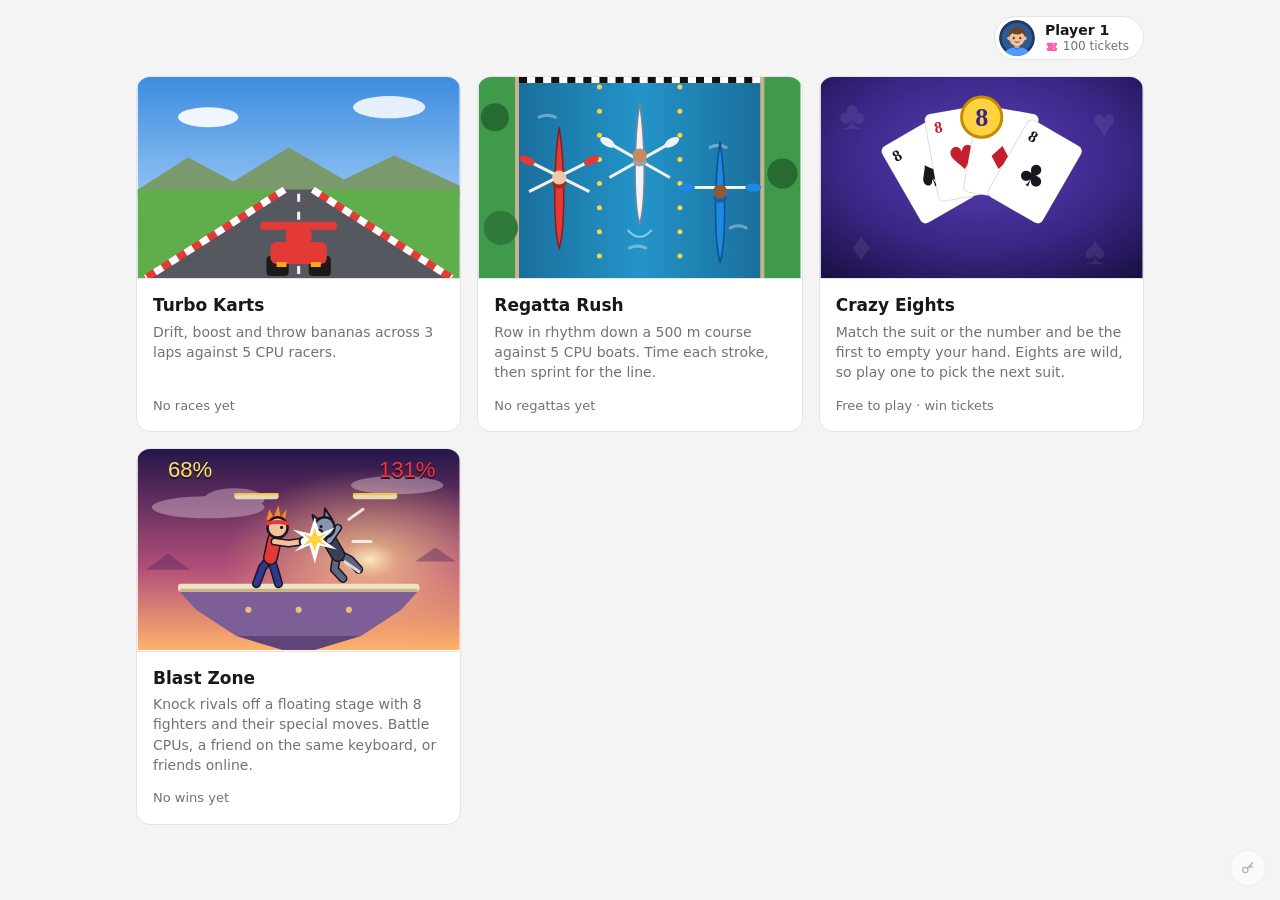
<file: index.html>
<!doctype html>
<html lang="en">
<head>
<meta charset="utf-8">
<meta name="viewport" content="width=device-width, initial-scale=1, viewport-fit=cover, interactive-widget=resizes-content">
<title>Game Arcade</title>
<link rel="stylesheet" href="shared/ui.css">
<style>
  * { box-sizing: border-box; }
  body {
    margin: 0; min-height: 100vh; min-height: 100dvh;
    font: 15px/1.45 var(--ui-font); color: var(--ui-text); background: var(--ui-bg);
  }
  /* ---------- Top: your character ---------- */
  .top {
    max-width: 1040px; margin: 0 auto; display: flex; justify-content: flex-end;
    padding: max(16px, env(safe-area-inset-top)) 16px 0;
  }
  .me-chip {
    display: flex; align-items: center; gap: 10px; height: 44px; padding: 0 14px 0 4px; border-radius: 22px; cursor: pointer;
    font: inherit; color: var(--ui-text); text-align: left;
    background: var(--ui-surface); border: 1px solid var(--ui-line);
  }
  .me-chip:hover { background: var(--ui-sunken); }
  .me-face { width: 36px; height: 36px; flex: none; border-radius: 50%; overflow: hidden; background: var(--ui-sunken); }
  .me-face svg { width: 100%; height: 100%; display: block; }
  .me-text { display: flex; flex-direction: column; min-width: 0; line-height: 1.2; }
  .me-text b { font-size: 14px; font-weight: 600; white-space: nowrap; overflow: hidden; text-overflow: ellipsis; max-width: 160px; }
  .me-text span { display: flex; align-items: center; gap: 4px; font-size: 12px; color: var(--ui-muted); font-variant-numeric: tabular-nums; }
  /* ---------- Games ---------- */
  main { max-width: 1040px; margin: 0 auto; padding: 16px 16px calc(72px + env(safe-area-inset-bottom)); }
  .grid { display: grid; grid-template-columns: repeat(auto-fill, minmax(260px, 1fr)); gap: 16px; }
  .card {
    display: flex; flex-direction: column; overflow: hidden; border-radius: 14px;
    color: inherit; text-decoration: none; background: var(--ui-surface); border: 1px solid var(--ui-line);
    transition: border-color .15s, box-shadow .15s;
  }
  .card:hover { border-color: var(--ui-line-strong); box-shadow: var(--ui-shadow); }
  .card.fresh { animation: card-in .5s ease-out; }
  @keyframes card-in { from { opacity: 0; transform: translateY(12px); } }
  .thumb { aspect-ratio: 16 / 10; overflow: hidden; border-bottom: 1px solid var(--ui-line); }
  .thumb svg { width: 100%; height: 100%; display: block; }
  .card-body { display: flex; flex-direction: column; gap: 4px; flex: 1; padding: 14px 16px 16px; }
  .card h2 { margin: 0; font-size: 17px; font-weight: 600; }
  .card p { flex: 1; margin: 0; font-size: 14px; color: var(--ui-muted); }
  .best { margin-top: 10px; font-size: 13px; color: var(--ui-muted); }
  .best strong { font-weight: 600; color: var(--ui-text); font-variant-numeric: tabular-nums; }
  /* ---------- Code button, tucked in the corner ---------- */
  .code-btn {
    position: fixed; z-index: 5; right: max(14px, env(safe-area-inset-right)); bottom: max(14px, env(safe-area-inset-bottom));
    width: 36px; height: 36px; padding: 0; border-radius: 50%; display: grid; place-items: center; cursor: pointer;
    color: var(--ui-muted); background: var(--ui-surface); border: 1px solid var(--ui-line);
    opacity: .5; transition: opacity .15s;
  }
  .code-btn:hover, .code-btn:focus-visible { opacity: 1; }
  .code-btn svg { width: 16px; height: 16px; }
  /* ---------- Code popup ---------- */
  .code-pop {
    width: min(420px, calc(100% - 32px)); margin: auto; padding: 20px; border-radius: 16px;
    color: var(--ui-text); background: var(--ui-surface); border: 1px solid var(--ui-line); box-shadow: var(--ui-shadow);
  }
  .code-pop::backdrop { background: rgba(24, 24, 27, .3); }
  .code-head { display: flex; align-items: center; justify-content: space-between; gap: 12px; margin-bottom: 14px; }
  .code-head h2 { margin: 0; font-size: 17px; font-weight: 600; }
  .code-close {
    width: 32px; height: 32px; flex: none; padding: 0; border-radius: 8px; cursor: pointer;
    font-size: 18px; line-height: 1; color: var(--ui-muted); background: none; border: 1px solid transparent;
  }
  .code-close:hover { color: var(--ui-text); background: var(--ui-sunken); }
  .code-box { display: flex; gap: 8px; }
  .code-box input {
    flex: 1; min-width: 0; height: 40px; padding: 0 12px; border-radius: 10px; outline: none;
    font: 500 16px var(--ui-font); letter-spacing: .06em; text-transform: uppercase; color: var(--ui-text);
    background: var(--ui-surface); border: 1px solid var(--ui-line);
  }
  .code-box input::placeholder { letter-spacing: 0; text-transform: none; color: var(--ui-muted); }
  .code-box input:focus { border-color: var(--ui-accent); }
  .code-box.wrong input { border-color: var(--ui-bad); animation: shake .35s; }
  .code-box.right input { border-color: var(--ui-good); }
  @keyframes shake { 25%, 75% { transform: translateX(-4px); } 50% { transform: translateX(4px); } }
  .code-msg { min-height: 20px; margin: 10px 0 0; font-size: 14px; }
  .code-msg.ok { color: var(--ui-good); }
  .code-msg.bad { color: var(--ui-bad); }
  @media (prefers-reduced-motion: reduce) {
    .card.fresh, .code-box.wrong input { animation: none; }
  }
</style>
</head>
<body>
<header class="top">
  <button class="me-chip" id="me-chip" type="button" aria-label="Your character, tickets, quests and prizes">
    <span class="me-face" id="me-face"></span>
    <span class="me-text"><b id="me-name"></b><span id="me-tix"></span></span>
  </button>
</header>
<main>
  <div class="grid" id="games"></div>
</main>
<button class="code-btn" id="code-btn" type="button" aria-label="Enter a code" title="Got a code?">
  <svg viewBox="0 0 24 24" fill="none" stroke="currentColor" stroke-width="2" stroke-linecap="round" stroke-linejoin="round" aria-hidden="true"><circle cx="8" cy="15" r="4"/><path d="M10.8 12.2 19 4M15.5 7.5l3 3M13.5 9.5l2 2"/></svg>
</button>
<dialog class="code-pop" id="code-pop" aria-labelledby="code-title">
<form id="code-form" autocomplete="off">
  <div class="code-head"><h2 id="code-title">Got a code?</h2><button class="code-close" id="code-close" type="button" aria-label="Close">×</button></div>
  <div class="code-box" id="code-box">
    <input id="code" type="text" placeholder="Enter a code" aria-label="Game code" maxlength="40"
      autocapitalize="characters" autocorrect="off" spellcheck="false" enterkeyhint="go">
    <button class="ui-btn primary" id="unlock" type="submit">Unlock</button>
  </div>
  <p class="code-msg" id="code-msg" role="status" aria-live="polite"></p>
</form>
</dialog>
<script src="shared/arcade.js"></script>
<script>
  // Open games are listed as they are. A locked game's card (name, picture, link) is encrypted
  // with its code, and the codes themselves are never stored here. tools/lock-games.mjs writes
  // this block.
  /* LOCKED:start */
  const OPEN = [
    {"title":"Turbo Karts","tag":"Racing","description":"Drift, boost and throw bananas across 3 laps against 5 CPU racers.","href":"games/45349d15d6/index.html","stats":[{"label":"Best (hard)","key":"turboKarts.best.hard","format":"time"},{"label":"Best (normal)","key":"turboKarts.best.normal","format":"time"},{"label":"Best (easy)","key":"turboKarts.best.easy","format":"time"}],"empty":"No races yet","art":"\u003csvg xmlns=\"http://www.w3.org/2000/svg\" viewBox=\"0 0 320 200\" aria-hidden=\"true\">\n  \u003cdefs>\n    \u003clinearGradient id=\"sky\" x1=\"0\" y1=\"0\" x2=\"0\" y2=\"1\">\n      \u003cstop offset=\"0\" stop-color=\"#3d8ce0\"/>\n      \u003cstop offset=\"1\" stop-color=\"#cde8ff\"/>\n    \u003c/linearGradient>\n  \u003c/defs>\n  \u003crect width=\"320\" height=\"200\" fill=\"url(#sky)\"/>\n  \u003cellipse cx=\"70\" cy=\"40\" rx=\"30\" ry=\"10\" fill=\"#fff\" opacity=\".9\"/>\n  \u003cellipse cx=\"250\" cy=\"30\" rx=\"36\" ry=\"11\" fill=\"#fff\" opacity=\".85\"/>\n  \u003cpath d=\"M0 112 L50 80 L95 104 L150 70 L205 102 L255 78 L320 108 L320 120 L0 120Z\" fill=\"#7a9a6e\"/>\n  \u003crect y=\"112\" width=\"320\" height=\"88\" fill=\"#5fae4b\"/>\n  \u003cpath d=\"M146 112 L174 112 L312 200 L8 200Z\" fill=\"#55585f\"/>\n  \u003cpath d=\"M146 112 L8 200\" stroke=\"#e53935\" stroke-width=\"7\"/>\n  \u003cpath d=\"M146 112 L8 200\" stroke=\"#fff\" stroke-width=\"7\" stroke-dasharray=\"9 9\"/>\n  \u003cpath d=\"M174 112 L312 200\" stroke=\"#e53935\" stroke-width=\"7\"/>\n  \u003cpath d=\"M174 112 L312 200\" stroke=\"#fff\" stroke-width=\"7\" stroke-dasharray=\"9 9\"/>\n  \u003cpath d=\"M160 116 L160 200\" stroke=\"#f5f5f5\" stroke-width=\"3\" stroke-dasharray=\"8 10\"/>\n  \u003cg transform=\"translate(120 128)\">\n    \u003crect x=\"8\" y=\"50\" width=\"22\" height=\"20\" rx=\"4\" fill=\"#1a1a1a\"/>\n    \u003crect x=\"50\" y=\"50\" width=\"22\" height=\"20\" rx=\"4\" fill=\"#1a1a1a\"/>\n    \u003crect x=\"2\" y=\"16\" width=\"76\" height=\"8\" rx=\"2\" fill=\"#e53935\"/>\n    \u003crect x=\"36\" y=\"22\" width=\"8\" height=\"14\" fill=\"#2a2a33\"/>\n    \u003crect x=\"12\" y=\"36\" width=\"56\" height=\"22\" rx=\"6\" fill=\"#e53935\"/>\n    \u003ccircle cx=\"40\" cy=\"30\" r=\"13\" fill=\"#e53935\"/>\n    \u003crect x=\"18\" y=\"56\" width=\"10\" height=\"5\" fill=\"#ffa31a\"/>\n    \u003crect x=\"52\" y=\"56\" width=\"10\" height=\"5\" fill=\"#ffa31a\"/>\n  \u003c/g>\n\u003c/svg>\n"},
    {"title":"Regatta Rush","tag":"Rowing","description":"Row in rhythm down a 500 m course against 5 CPU boats. Time each stroke, then sprint for the line.","href":"games/b9ca5fa16d/index.html","stats":[{"label":"Best (hard)","key":"rowing.best.hard","format":"time"},{"label":"Best (normal)","key":"rowing.best.normal","format":"time"},{"label":"Best (easy)","key":"rowing.best.easy","format":"time"}],"empty":"No regattas yet","art":"\u003csvg xmlns=\"http://www.w3.org/2000/svg\" viewBox=\"0 0 320 200\" aria-hidden=\"true\">\n  \u003cdefs>\n    \u003clinearGradient id=\"rowWater\" x1=\"0\" y1=\"0\" x2=\"1\" y2=\"0\">\n      \u003cstop offset=\"0\" stop-color=\"#1a6f9c\"/>\n      \u003cstop offset=\".5\" stop-color=\"#2394c9\"/>\n      \u003cstop offset=\"1\" stop-color=\"#1a6f9c\"/>\n    \u003c/linearGradient>\n  \u003c/defs>\n  \u003crect width=\"320\" height=\"200\" fill=\"#3f9a4c\"/>\n  \u003crect x=\"40\" width=\"240\" height=\"200\" fill=\"url(#rowWater)\"/>\n  \u003crect x=\"36\" width=\"4\" height=\"200\" fill=\"#c9b48a\"/>\n  \u003crect x=\"280\" width=\"4\" height=\"200\" fill=\"#c9b48a\"/>\n  \u003ccircle cx=\"16\" cy=\"40\" r=\"14\" fill=\"#276b33\"/>\n  \u003ccircle cx=\"22\" cy=\"150\" r=\"17\" fill=\"#2f7a3a\"/>\n  \u003ccircle cx=\"302\" cy=\"96\" r=\"15\" fill=\"#276b33\"/>\n  \u003cg fill=\"#ffd23f\">\n    \u003ccircle cx=\"120\" cy=\"10\" r=\"2.5\"/>\u003ccircle cx=\"120\" cy=\"34\" r=\"2.5\"/>\u003ccircle cx=\"120\" cy=\"58\" r=\"2.5\"/>\u003ccircle cx=\"120\" cy=\"82\" r=\"2.5\"/>\n    \u003ccircle cx=\"120\" cy=\"106\" r=\"2.5\"/>\u003ccircle cx=\"120\" cy=\"130\" r=\"2.5\"/>\u003ccircle cx=\"120\" cy=\"154\" r=\"2.5\"/>\u003ccircle cx=\"120\" cy=\"178\" r=\"2.5\"/>\n    \u003ccircle cx=\"200\" cy=\"10\" r=\"2.5\"/>\u003ccircle cx=\"200\" cy=\"34\" r=\"2.5\"/>\u003ccircle cx=\"200\" cy=\"58\" r=\"2.5\"/>\u003ccircle cx=\"200\" cy=\"82\" r=\"2.5\"/>\n    \u003ccircle cx=\"200\" cy=\"106\" r=\"2.5\"/>\u003ccircle cx=\"200\" cy=\"130\" r=\"2.5\"/>\u003ccircle cx=\"200\" cy=\"154\" r=\"2.5\"/>\u003ccircle cx=\"200\" cy=\"178\" r=\"2.5\"/>\n  \u003c/g>\n  \u003cg fill=\"none\" stroke=\"#fff\" stroke-opacity=\".35\" stroke-width=\"3\" stroke-linecap=\"round\">\n    \u003cpath d=\"M60 40 q8 -4 16 0\"/>\u003cpath d=\"M230 70 q8 -4 16 0\"/>\u003cpath d=\"M150 170 q8 -4 16 0\"/>\u003cpath d=\"M250 150 q8 -4 16 0\"/>\n  \u003c/g>\n  \u003cg transform=\"translate(80 120)\">\n    \u003cpath d=\"M-30 -36 L30 -6 M30 -36 L-30 -6\" stroke=\"#f4f1ea\" stroke-width=\"3\"/>\n    \u003cellipse cx=\"-32\" cy=\"-37\" rx=\"8\" ry=\"4\" fill=\"#e53935\" transform=\"rotate(26 -32 -37)\"/>\n    \u003cellipse cx=\"32\" cy=\"-37\" rx=\"8\" ry=\"4\" fill=\"#e53935\" transform=\"rotate(-26 32 -37)\"/>\n    \u003cpath d=\"M0 -70 C6 -30 6 30 0 50 C-6 30 -6 -30 0 -70Z\" fill=\"#e53935\" stroke=\"#8a1c1a\" stroke-width=\"1.5\"/>\n    \u003cellipse cx=\"0\" cy=\"-14\" rx=\"7\" ry=\"5\" fill=\"#a32a27\"/>\n    \u003ccircle cx=\"0\" cy=\"-20\" r=\"7\" fill=\"#f2c7a5\"/>\n  \u003c/g>\n  \u003cg transform=\"translate(160 96)\">\n    \u003cpath d=\"M-30 -30 L30 4 M30 -30 L-30 4\" stroke=\"#f4f1ea\" stroke-width=\"3\"/>\n    \u003cellipse cx=\"-32\" cy=\"-31\" rx=\"8\" ry=\"4\" fill=\"#f2f3f7\" transform=\"rotate(30 -32 -31)\"/>\n    \u003cellipse cx=\"32\" cy=\"-31\" rx=\"8\" ry=\"4\" fill=\"#f2f3f7\" transform=\"rotate(-30 32 -31)\"/>\n    \u003cpath d=\"M0 -70 C6 -30 6 30 0 50 C-6 30 -6 -30 0 -70Z\" fill=\"#f2f3f7\" stroke=\"#7d8394\" stroke-width=\"1.5\"/>\n    \u003cellipse cx=\"0\" cy=\"-12\" rx=\"7\" ry=\"5\" fill=\"#9aa2b5\"/>\n    \u003ccircle cx=\"0\" cy=\"-18\" r=\"7\" fill=\"#c68a5c\"/>\n    \u003cpath d=\"M-12 56 Q0 70 12 56\" fill=\"none\" stroke=\"#fff\" stroke-opacity=\".5\" stroke-width=\"2\"/>\n  \u003c/g>\n  \u003cg transform=\"translate(240 134)\">\n    \u003cpath d=\"M-30 -24 L30 -24\" stroke=\"#f4f1ea\" stroke-width=\"3\"/>\n    \u003cellipse cx=\"-33\" cy=\"-24\" rx=\"8\" ry=\"4\" fill=\"#1e88e5\"/>\n    \u003cellipse cx=\"33\" cy=\"-24\" rx=\"8\" ry=\"4\" fill=\"#1e88e5\"/>\n    \u003cpath d=\"M0 -70 C6 -30 6 30 0 50 C-6 30 -6 -30 0 -70Z\" fill=\"#1e88e5\" stroke=\"#0d4f8f\" stroke-width=\"1.5\"/>\n    \u003cellipse cx=\"0\" cy=\"-14\" rx=\"7\" ry=\"5\" fill=\"#155fa8\"/>\n    \u003ccircle cx=\"0\" cy=\"-20\" r=\"7\" fill=\"#8d5a3b\"/>\n  \u003c/g>\n  \u003cg>\n    \u003crect x=\"40\" y=\"0\" width=\"240\" height=\"6\" fill=\"#fff\"/>\n    \u003cpath d=\"M40 0h8v6h-8zM56 0h8v6h-8zM72 0h8v6h-8zM88 0h8v6h-8zM104 0h8v6h-8zM120 0h8v6h-8zM136 0h8v6h-8zM152 0h8v6h-8zM168 0h8v6h-8zM184 0h8v6h-8zM200 0h8v6h-8zM216 0h8v6h-8zM232 0h8v6h-8zM248 0h8v6h-8zM264 0h8v6h-8z\" fill=\"#111\"/>\n  \u003c/g>\n\u003c/svg>\n"},
    {"title":"Crazy Eights","tag":"Cards","description":"Match the suit or the number and be the first to empty your hand. Eights are wild, so play one to pick the next suit.","href":"games/3b58e69a3a/index.html#eights","stats":[],"empty":"Free to play · win tickets","art":"\u003csvg xmlns=\"http://www.w3.org/2000/svg\" viewBox=\"0 0 320 200\" aria-hidden=\"true\">\n  \u003cdefs>\n    \u003cradialGradient id=\"eightsFelt\" cx=\"50%\" cy=\"40%\" r=\"75%\">\n      \u003cstop offset=\"0\" stop-color=\"#5a3fb8\"/>\n      \u003cstop offset=\".6\" stop-color=\"#3a2685\"/>\n      \u003cstop offset=\"1\" stop-color=\"#1c1147\"/>\n    \u003c/radialGradient>\n  \u003c/defs>\n  \u003crect width=\"320\" height=\"200\" fill=\"url(#eightsFelt)\"/>\n  \u003cg fill=\"#fff\" fill-opacity=\".08\" font-family=\"Georgia\" font-size=\"40\">\n    \u003ctext x=\"18\" y=\"52\">♣\u003c/text>\u003ctext x=\"270\" y=\"60\">♥\u003c/text>\u003ctext x=\"30\" y=\"182\">♦\u003c/text>\u003ctext x=\"262\" y=\"186\">♠\u003c/text>\n  \u003c/g>\n  \u003cg transform=\"translate(160 186)\">\n    \u003cg transform=\"rotate(-30) translate(-31 -150)\">\n      \u003crect width=\"62\" height=\"88\" rx=\"6\" fill=\"#fff\" stroke=\"#00000022\"/>\n      \u003ctext x=\"8\" y=\"20\" font-family=\"Georgia\" font-weight=\"700\" font-size=\"16\" fill=\"#16181d\">8\u003c/text>\n      \u003ctext x=\"31\" y=\"60\" font-size=\"32\" text-anchor=\"middle\" fill=\"#16181d\">♠\u003c/text>\n    \u003c/g>\n    \u003cg transform=\"rotate(-10) translate(-31 -156)\">\n      \u003crect width=\"62\" height=\"88\" rx=\"6\" fill=\"#fff\" stroke=\"#00000022\"/>\n      \u003ctext x=\"8\" y=\"20\" font-family=\"Georgia\" font-weight=\"700\" font-size=\"16\" fill=\"#c61f2c\">8\u003c/text>\n      \u003ctext x=\"31\" y=\"60\" font-size=\"32\" text-anchor=\"middle\" fill=\"#c61f2c\">♥\u003c/text>\n    \u003c/g>\n    \u003cg transform=\"rotate(10) translate(-31 -156)\">\n      \u003crect width=\"62\" height=\"88\" rx=\"6\" fill=\"#fff\" stroke=\"#00000022\"/>\n      \u003ctext x=\"8\" y=\"20\" font-family=\"Georgia\" font-weight=\"700\" font-size=\"16\" fill=\"#c61f2c\">8\u003c/text>\n      \u003ctext x=\"31\" y=\"60\" font-size=\"32\" text-anchor=\"middle\" fill=\"#c61f2c\">♦\u003c/text>\n    \u003c/g>\n    \u003cg transform=\"rotate(30) translate(-31 -150)\">\n      \u003crect width=\"62\" height=\"88\" rx=\"6\" fill=\"#fff\" stroke=\"#00000022\"/>\n      \u003ctext x=\"8\" y=\"20\" font-family=\"Georgia\" font-weight=\"700\" font-size=\"16\" fill=\"#16181d\">8\u003c/text>\n      \u003ctext x=\"31\" y=\"60\" font-size=\"32\" text-anchor=\"middle\" fill=\"#16181d\">♣\u003c/text>\n    \u003c/g>\n  \u003c/g>\n  \u003cg transform=\"translate(160 40)\">\n    \u003ccircle r=\"20\" fill=\"#ffd23f\" stroke=\"#c98a00\" stroke-width=\"3\"/>\n    \u003ctext y=\"9\" font-family=\"Georgia\" font-weight=\"900\" font-size=\"26\" text-anchor=\"middle\" fill=\"#3a2685\">8\u003c/text>\n  \u003c/g>\n\u003c/svg>\n"},
    {"title":"Blast Zone","tag":"Fighting","description":"Knock rivals off a floating stage with 8 fighters and their special moves. Battle CPUs, a friend on the same keyboard, or friends online.","href":"games/f940977098/index.html","stats":[{"label":"Wins","key":"brawl.wins","format":"count"}],"empty":"No wins yet","art":"\u003csvg xmlns=\"http://www.w3.org/2000/svg\" viewBox=\"0 0 320 200\" aria-hidden=\"true\">\n  \u003cdefs>\n    \u003clinearGradient id=\"bzSky\" x1=\"0\" y1=\"0\" x2=\"0\" y2=\"1\">\n      \u003cstop offset=\"0\" stop-color=\"#24164a\"/>\n      \u003cstop offset=\".6\" stop-color=\"#b4507a\"/>\n      \u003cstop offset=\"1\" stop-color=\"#ffb36b\"/>\n    \u003c/linearGradient>\n    \u003cradialGradient id=\"bzSun\" cx=\".72\" cy=\".55\" r=\".45\">\n      \u003cstop offset=\"0\" stop-color=\"#fff0c8\" stop-opacity=\".95\"/>\n      \u003cstop offset=\".2\" stop-color=\"#ffd68c\" stop-opacity=\".6\"/>\n      \u003cstop offset=\"1\" stop-color=\"#ffb478\" stop-opacity=\"0\"/>\n    \u003c/radialGradient>\n  \u003c/defs>\n  \u003crect width=\"320\" height=\"200\" fill=\"url(#bzSky)\"/>\n  \u003crect width=\"320\" height=\"200\" fill=\"url(#bzSun)\"/>\n  \u003cg fill=\"#ffe6f0\" opacity=\".35\">\n    \u003cellipse cx=\"70\" cy=\"58\" rx=\"56\" ry=\"11\"/>\u003cellipse cx=\"96\" cy=\"50\" rx=\"30\" ry=\"11\"/>\n    \u003cellipse cx=\"258\" cy=\"36\" rx=\"46\" ry=\"9\"/>\n  \u003c/g>\n  \u003cpath d=\"M8 120 L30 104 L52 120 Z M276 112 L296 98 L316 112 Z\" fill=\"#5a2860\" opacity=\".45\"/>\n  \u003crect x=\"96\" y=\"44\" width=\"44\" height=\"6\" rx=\"3\" fill=\"#e8d9b5\"/>\n  \u003crect x=\"96\" y=\"44\" width=\"44\" height=\"2\" fill=\"#f5c84c\"/>\n  \u003crect x=\"214\" y=\"44\" width=\"44\" height=\"6\" rx=\"3\" fill=\"#e8d9b5\"/>\n  \u003crect x=\"214\" y=\"44\" width=\"44\" height=\"2\" fill=\"#f5c84c\"/>\n  \u003cpath d=\"M40 140 L280 140 L262 160 L222 186 L98 186 L58 160 Z\" fill=\"#7d5e96\"/>\n  \u003cpath d=\"M98 186 L222 186 L176 200 L144 200 Z\" fill=\"#5f4478\"/>\n  \u003cg fill=\"#ffd27a\" opacity=\".85\">\u003ccircle cx=\"110\" cy=\"160\" r=\"3\"/>\u003ccircle cx=\"160\" cy=\"160\" r=\"3\"/>\u003ccircle cx=\"210\" cy=\"160\" r=\"3\"/>\u003c/g>\n  \u003crect x=\"40\" y=\"134\" width=\"240\" height=\"8\" rx=\"3\" fill=\"#efe3c8\"/>\n  \u003crect x=\"42\" y=\"139\" width=\"236\" height=\"3\" fill=\"#c9b48a\"/>\n  \u003c!-- A red fighter landing a punch -->\n  \u003cg stroke=\"#1b1626\" stroke-linecap=\"round\" stroke-linejoin=\"round\">\n    \u003cpath d=\"M118 134 L124 118 L132 108\" fill=\"none\" stroke-width=\"9\"/>\n    \u003cpath d=\"M118 134 L124 118 L132 108\" fill=\"none\" stroke=\"#2d3a8c\" stroke-width=\"6\"/>\n    \u003cpath d=\"M140 134 L136 120 L132 108\" fill=\"none\" stroke-width=\"9\"/>\n    \u003cpath d=\"M140 134 L136 120 L132 108\" fill=\"none\" stroke=\"#2d3a8c\" stroke-width=\"6\"/>\n    \u003cpath d=\"M132 108 L136 90\" fill=\"none\" stroke-width=\"15\"/>\n    \u003cpath d=\"M132 108 L136 90\" fill=\"none\" stroke=\"#e53935\" stroke-width=\"12\"/>\n    \u003cpath d=\"M136 92 L150 94 L164 92\" fill=\"none\" stroke-width=\"8\"/>\n    \u003cpath d=\"M136 92 L150 94 L164 92\" fill=\"none\" stroke=\"#f4c29a\" stroke-width=\"5\"/>\n    \u003ccircle cx=\"166\" cy=\"92\" r=\"5\" fill=\"#fff\" stroke-width=\"2\"/>\n    \u003cpath d=\"M128 70 L131 60 L135 68 L140 56 L142 68 L148 60 L146 74 Z\" fill=\"#ff8a1f\" stroke-width=\"0\"/>\n    \u003ccircle cx=\"139\" cy=\"78\" r=\"10\" fill=\"#f4c29a\" stroke-width=\"2.5\"/>\n    \u003cpath d=\"M129 74 C134 72 144 72 149 74\" fill=\"none\" stroke=\"#e53935\" stroke-width=\"4\"/>\n    \u003ccircle cx=\"143\" cy=\"78\" r=\"1.6\" fill=\"#1b1626\" stroke-width=\"0\"/>\n  \u003c/g>\n  \u003c!-- A wolf flying back from the hit -->\n  \u003cg transform=\"rotate(-24 200 100)\" stroke=\"#1b1626\" stroke-linecap=\"round\" stroke-linejoin=\"round\">\n    \u003cpath d=\"M192 128 L188 116 L196 104\" fill=\"none\" stroke-width=\"9\"/>\n    \u003cpath d=\"M192 128 L188 116 L196 104\" fill=\"none\" stroke=\"#5c6680\" stroke-width=\"6\"/>\n    \u003cpath d=\"M210 126 L206 114 L198 104\" fill=\"none\" stroke-width=\"9\"/>\n    \u003cpath d=\"M210 126 L206 114 L198 104\" fill=\"none\" stroke=\"#5c6680\" stroke-width=\"6\"/>\n    \u003cpath d=\"M197 104 L195 86\" fill=\"none\" stroke-width=\"15\"/>\n    \u003cpath d=\"M197 104 L195 86\" fill=\"none\" stroke=\"#3a3f55\" stroke-width=\"12\"/>\n    \u003cpath d=\"M195 88 L208 80\" fill=\"none\" stroke-width=\"8\"/>\n    \u003cpath d=\"M195 88 L208 80\" fill=\"none\" stroke=\"#8a95ad\" stroke-width=\"5\"/>\n    \u003cpath d=\"M188 70 L190 58 L196 68 Z M198 68 L204 57 L206 70 Z\" fill=\"#8a95ad\" stroke-width=\"2\"/>\n    \u003ccircle cx=\"196\" cy=\"74\" r=\"10\" fill=\"#8a95ad\" stroke-width=\"2.5\"/>\n    \u003cellipse cx=\"186\" cy=\"77\" rx=\"6\" ry=\"4\" fill=\"#d9deea\" stroke-width=\"2\"/>\n    \u003ccircle cx=\"193\" cy=\"72\" r=\"1.6\" fill=\"#1b1626\" stroke-width=\"0\"/>\n  \u003c/g>\n  \u003c!-- The hit spark -->\n  \u003cg transform=\"translate(176 90)\">\n    \u003cpath d=\"M0 -22 L5 -6 L20 -12 L8 0 L22 10 L5 6 L0 24 L-5 6 L-20 12 L-8 0 L-22 -10 L-5 -6 Z\" fill=\"#fff\"/>\n    \u003cpath d=\"M0 -12 L3 -3 L12 -6 L5 0 L12 6 L3 3 L0 12 L-3 3 L-12 6 L-5 0 L-12 -6 L-3 -3 Z\" fill=\"#ffd23f\"/>\n  \u003c/g>\n  \u003cg stroke=\"#fff\" stroke-width=\"3\" stroke-linecap=\"round\" opacity=\".8\">\n    \u003cpath d=\"M210 70 L224 60\"/>\u003cpath d=\"M214 92 L232 92\"/>\u003cpath d=\"M206 112 L220 122\"/>\n  \u003c/g>\n  \u003cg font-family=\"Bungee, Impact, sans-serif\" font-size=\"22\" text-anchor=\"middle\">\n    \u003ctext x=\"52\" y=\"30\" fill=\"#1b1626\">68%\u003c/text>\n    \u003ctext x=\"52\" y=\"28\" fill=\"#ffe066\">68%\u003c/text>\n    \u003ctext x=\"268\" y=\"30\" fill=\"#1b1626\">131%\u003c/text>\n    \u003ctext x=\"268\" y=\"28\" fill=\"#ff2a3d\">131%\u003c/text>\n  \u003c/g>\n\u003c/svg>\n"},
  ];
  const SALT = '1avz5ekuVELk1xIHul7MWg==';
  const ITERATIONS = 250000;
  const LOCKED = [
    { iv: 'tPoq9GAhaa06QWKj', data: 'wQe7YrpGdgYlWxwcrUcvlrBSi8Jk7eWVo9NsdRcseuCUe5CAuyJ3B3gcVknpNcSvlXpkfeOH2gOMwFr2xJnguxoU77eO7E7UYypgc3FORL0mzeBtZWa2V3XmWgf7Eb71e7eix4nMgo5LyCFWJqnf1FcPjx+cXdj9R1j6lk8/i/h90LGXA44ESH9M4+fJhpZK0jLOmTxl/jGD61O+GAoCO1gBiKwDqEPxvQ26vSoxFiTI/fGA4dStdQ/Kj63ah9SpYZeoYhYIph56XCaXGdmIU9v3kD8Cfu+Ulx3vFEWK3Gv9m0mH5XxpBSWjYU5WwAXpkTTqUOPWt1rGLZTwwT9kKBDOeh2Q6RB1SvO88LYI8sJOrSvv5+HgHSqIY5pgGU84ckyougKpZ2qvMtL8vQSwgH9/ieFIqtyKg3oMK5aJoJRmKtMNTIyXSSGJDhgjh586/k7um1WwGQ2+pl10eBmTOchPvhneuG9tWArgiiHoZcXJVCadPQUmr74p+2yyoBuhLZMinKBh1yAbdgDmFTCN/09Ty5rV7jgcgjKiRc6+7yDicZRNnY/[base64]/nf/SdSWJv8AWq07uf3V5zxL0aUOcY/AgY0lIKVpnLS1+LI9Q/j0vYAF+EmaANoyukbYtz2g0ID2gNpn6125FRKlj4dk1wgsfapNejTyfsvX+FqsqZLPpQ8Ol3xlUlVzWriC09f6RUcRIzkMZ3Fo5HmLKm4nlHOtSidrpD8bwlgTh0la71XolHDlpymgZhgEEzGRMj7o9JOQ27NUZSfQHz4/EZ8/wHLccTZyjkkz5qKKurNUEtybr6MdaW8GiN2LXsS+bplSAzm8sPguvUSlYGsaCpXTRRmOFfoqx6IGoI3maJOd4gvvzMt3/DhEmNTiRlYFfOvW+aULSwGoXE6nkM0SAhlwj5gnljSz4CahKcYvbPivXxAfNyZRohZTdEXScvqMJineABRZNX4kjCeyuCz/kf8HT+mNzawtCx1DzB6YyYXSMDqJrQXJkTRpIT0b90AKhWwH9bk0KmPksCJtFKPVrQTbQieqsJ5uRruMd6S3HZzvJWdqnoZswdseHHIBzIyGo5ZAijhMGwUb3g1XY4FEvsMpLlYk7lDD6PBX3kvNwuEc9Vgs7XI5Wayg3qbKdfjeFkYpy43CVS/ZCmHvFM1tEqDZ++J2t4LeIUjC/8Z4GmopDZxFnOJa23rzw7tOqtdPvtCmeRLc18i8Rx8y2gTE/[base64]/Cs5QaT3ZHvxVTm/cHkdduvPjFja3pnQsKy9EgEQ6YDVyaHXGuIvPl3PSnoThMzDaUD19RZmzpt8LIqYOmriRwMjFMCI63NenRXMp+I/3mO14EPlHjH6pzeA8pU25MAFvFPVvbBUNiTA9pm5hYJZQ3myIoOXGrgfWYrsHx05Sin8N3717Vxg8w2oLKmxuTqdXNzQ02o/0+34CHVAAnIcmeBSoOGZn/96S748r/gql7rG3GwbY0dbGqGi8iC0oDAblbxyZLjUp0vNXc+cALcXrtjPt7yqPhBY1XhHXjkoKBUw68t4PBH0uq5/uYHm/3UftsVQp2ESFr4yHNVXI/DBYZxAnF1tiA1Hl7ifG7+tVon9JRnOAvWv4/CT7ZKJfM9Mn3yWg0/AnHEg97qrTy21j3bqMgklEngHlG+OiRbwczh/RZBNE3Pg56WAgWtWi/fdwTyo2XX/53TJnddbKzxnEKcLlEvgmGWvLnR85aXt7j9Iu6cAuAPfrP7qAD2NgJPDz1u/AE5vkhJZ90QEmOugN9KH5t7RFOxu3ITyEC1B066EuVTfk8RJD/hTNHZLK/3hXy03ElOu7px+Ln34njZYdKd3zi9f7W3Vu1MmT2ty6vUtTo1FVNRyGTo1Azy2gKgv4G4mPjYV6EbAZw+/eZTcv9DbuBClKj7LJWkpiG2TAzvLAX7Hkj/[base64]/02osWAglAHVSvnTaLKUR9XoRodlNqI9k00J1bzdRlCEZ1ZbZ77A/W/e6zVAZ1C4SgbMGrQOiAgrkxPbgVLto1cqm8OQvx/QoWkTUjBvPIFTbiZ2Otn0jkpm4fttJMw0CMa6CyUrK7Q/gZz4Zg3YqXL6zCjMKgANina8PuNBzayO8AWOor+ftebT8YBgAdtFXthPrKWbNYtINmxyynomWq/BhAmQG0ojC7afooOe5KefdCUEOjYoY0CjqVOdb7/5ImGo5EtGIic=' },
    { iv: 'tyav3n7CAJfxb2UQ', data: 'NHCAio6NwAv2UFMw35q71QeRcGinywJI5Jfe/C4YlLQYQi5fWAjAJRyg' },
  ];
  /* LOCKED:end */

  const SAVED_KEY = 'arcade.codes';
  // Codes ignore case, spaces and dashes.
  const normalize = (code) => code.toUpperCase().replace(/[^A-Z0-9]/g, '');
  const bytes = (b64) => Uint8Array.from(atob(b64), (c) => c.charCodeAt(0));

  const el = {
    pop: document.getElementById('code-pop'),
    form: document.getElementById('code-form'),
    box: document.getElementById('code-box'),
    input: document.getElementById('code'),
    button: document.getElementById('unlock'),
    msg: document.getElementById('code-msg'),
    games: document.getElementById('games'),
  };
  const unlocked = new Map(); // LOCKED index -> card

  function savedCodes() {
    try { return JSON.parse(localStorage.getItem(SAVED_KEY)) || []; } catch { return []; }
  }
  function saveCodes(codes) {
    try { localStorage.setItem(SAVED_KEY, JSON.stringify(codes)); } catch { /* storage unavailable */ }
  }

  // Every card the code opens, as [{ index, card }]. A wrong code opens none.
  async function open(code) {
    if (!window.crypto || !crypto.subtle) throw new Error('no-crypto');
    const enc = new TextEncoder();
    const base = await crypto.subtle.importKey('raw', enc.encode(code), 'PBKDF2', false, ['deriveKey']);
    const key = await crypto.subtle.deriveKey(
      { name: 'PBKDF2', salt: bytes(SALT), iterations: ITERATIONS, hash: 'SHA-256' },
      base,
      { name: 'AES-GCM', length: 256 },
      false,
      ['decrypt'],
    );
    const found = [];
    for (const [index, box] of LOCKED.entries()) {
      try {
        const plain = await crypto.subtle.decrypt({ name: 'AES-GCM', iv: bytes(box.iv) }, key, bytes(box.data));
        found.push({ index, card: JSON.parse(new TextDecoder().decode(plain)) });
      } catch { /* locked with a different code */ }
    }
    return found;
  }

  function formatTime(s) {
    const m = Math.floor(s / 60);
    return `${m}:${(s - m * 60).toFixed(2).padStart(5, '0')}`;
  }

  // The first stat with a saved value (or a fallback), e.g. "Chips: $1,000".
  function statLine(card) {
    for (const s of card.stats || []) {
      let value = s.fallback;
      try {
        const raw = localStorage.getItem(s.key);
        if (raw !== null) value = Number(JSON.parse(raw));
      } catch { /* unreadable: use the fallback */ }
      if (value === undefined || !Number.isFinite(value)) continue;
      const strong = document.createElement('strong');
      if (s.format === 'time') strong.textContent = formatTime(value);
      else if (s.format === 'count') strong.textContent = Math.round(value).toLocaleString('en-US');
      else strong.textContent = `$${Math.round(value).toLocaleString('en-US')}`;
      return [`${s.label}: `, strong];
    }
    return [card.empty || ''];
  }

  function cardEl(card) {
    const a = document.createElement('a');
    a.className = 'card';
    a.href = card.href;
    a.innerHTML = `
      <div class="thumb">${card.art}</div>
      <div class="card-body">
        <h2></h2>
        <p></p>
        <span class="best"></span>
      </div>`;
    a.querySelector('h2').textContent = card.title;
    a.querySelector('p').textContent = card.description;
    a.querySelector('.best').append(...statLine(card));
    return a;
  }

  // Each game brings its own quests and prizes for your character.
  const dirOf = (href) => href.slice(0, href.lastIndexOf('/') + 1);
  const loadedRewards = new Set();
  function loadRewards(href, { again = false } = {}) {
    const dir = dirOf(href);
    if (loadedRewards.has(dir) && !again) return;
    loadedRewards.add(dir);
    const script = document.createElement('script');
    script.src = `${dir}rewards.js`;
    document.head.append(script);
  }

  // Games can keep part of themselves behind a code (the casino's blackjack and poker tables),
  // so remember which folders a code has opened. A game whose rewards are already loaded loads
  // them again, so newly opened quests and prizes show up straight away.
  function syncUnlocked() {
    const dirs = new Set([...unlocked.values()].map((card) => dirOf(card.href)));
    const changed = [...new Set([...dirs, ...loadedRewards])].filter((d) => dirs.has(d) !== Arcade.unlocked(d));
    Arcade.setUnlocked(dirs);
    for (const dir of changed) if (loadedRewards.has(dir)) loadRewards(dir, { again: true });
  }

  // Open games first, then the ones you've unlocked; `fresh` ones play the unlock animation.
  let codesChecked = false;
  function render(fresh = new Set()) {
    if (codesChecked) syncUnlocked();
    const cards = new Map();
    const all = [...OPEN.map((card, i) => [`open-${i}`, card]),
      ...[...unlocked.keys()].sort((x, y) => x - y).map((index) => [index, unlocked.get(index)])];
    for (const [key, card] of all) {
      loadRewards(card.href);
      const a = cardEl(card);
      if (fresh.has(key)) a.classList.add('fresh');
      cards.set(key, a);
    }
    el.games.replaceChildren(...cards.values());
    return cards;
  }

  let msgTimer = 0;
  function say(text, kind) {
    el.msg.textContent = text;
    el.msg.className = `code-msg ${kind}`;
    clearTimeout(msgTimer);
    msgTimer = setTimeout(() => { el.msg.textContent = ''; }, 4000);
  }

  function flash(cls) {
    el.box.classList.remove('wrong', 'right');
    void el.box.offsetWidth;
    el.box.classList.add(cls);
    setTimeout(() => el.box.classList.remove(cls), 1200);
  }

  // The code box lives in a popup behind the button in the corner.
  function openPop() {
    el.msg.textContent = '';
    el.pop.showModal();
    el.input.focus();
  }
  document.getElementById('code-btn').addEventListener('click', openPop);
  document.getElementById('code-close').addEventListener('click', () => el.pop.close());
  el.pop.addEventListener('click', (e) => { if (e.target === el.pop) el.pop.close(); }); // the backdrop

  // A code can open a tool instead of a game (the owner's control panel). Its script hands back
  // an open function as window.arcadeTool; codes for tools are never remembered.
  const tools = new Map();
  function openTool(src) {
    if (tools.has(src)) { tools.get(src)(); return; }
    const script = document.createElement('script');
    script.src = src;
    script.onload = () => {
      tools.set(src, window.arcadeTool);
      delete window.arcadeTool;
      tools.get(src)();
    };
    document.head.append(script);
  }

  el.form.addEventListener('submit', async (e) => {
    e.preventDefault();
    const code = normalize(el.input.value);
    if (!code) { el.input.focus(); return; }
    el.button.disabled = true;
    let found = [];
    try {
      found = await open(code);
    } catch {
      el.button.disabled = false;
      say('Codes only work when the site is opened over https.', 'bad');
      return;
    }
    el.button.disabled = false;
    if (!found.length) {
      flash('wrong');
      say('That code doesn\'t work.', 'bad');
      el.input.select();
      return;
    }
    el.input.value = '';
    if (found.every((f) => f.card.tool)) {
      el.pop.close();
      for (const f of found) openTool(f.card.tool);
      return;
    }
    found = found.filter((f) => !f.card.tool);
    flash('right');
    const codes = savedCodes();
    if (!codes.includes(code)) saveCodes([...codes, code]);
    const fresh = new Set(found.map((f) => f.index).filter((i) => !unlocked.has(i)));
    for (const f of found) unlocked.set(f.index, f.card);
    // Already unlocked: replay the glow on those cards instead.
    const cards = render(fresh.size ? fresh : new Set(found.map((f) => f.index)));
    const names = found.filter((f) => !fresh.size || fresh.has(f.index)).map((f) => f.card.title).join(' & ');
    say(fresh.size ? `Unlocked ${names}!` : `You already have ${names}.`, 'ok');
    setTimeout(() => {
      el.pop.close();
      cards.get(found[0].index).scrollIntoView({ behavior: 'smooth', block: 'center' });
    }, 1100);
  });

  // Codes typed before are remembered in this browser, so unlocked games stay unlocked.
  render();
  (async () => {
    const codes = savedCodes();
    const results = await Promise.all(codes.map((c) => open(c).catch(() => [])));
    const still = codes.filter((c, i) => results[i].length);
    if (still.length !== codes.length) saveCodes(still);
    for (const f of results.flat()) if (!f.card.tool) unlocked.set(f.index, f.card);
    codesChecked = true;
    render();
  })();

  function renderMe() {
    const me = Arcade.player;
    document.getElementById('me-face').innerHTML = Arcade.character();
    document.getElementById('me-name').textContent = me.name;
    document.getElementById('me-tix').innerHTML = `${Arcade.ticketIcon}${me.tickets.toLocaleString('en-US')} tickets`;
  }
  renderMe();
  Arcade.onChange(renderMe);
  document.getElementById('me-chip').addEventListener('click', () => Arcade.open());
</script>
</body>
</html>
</file>
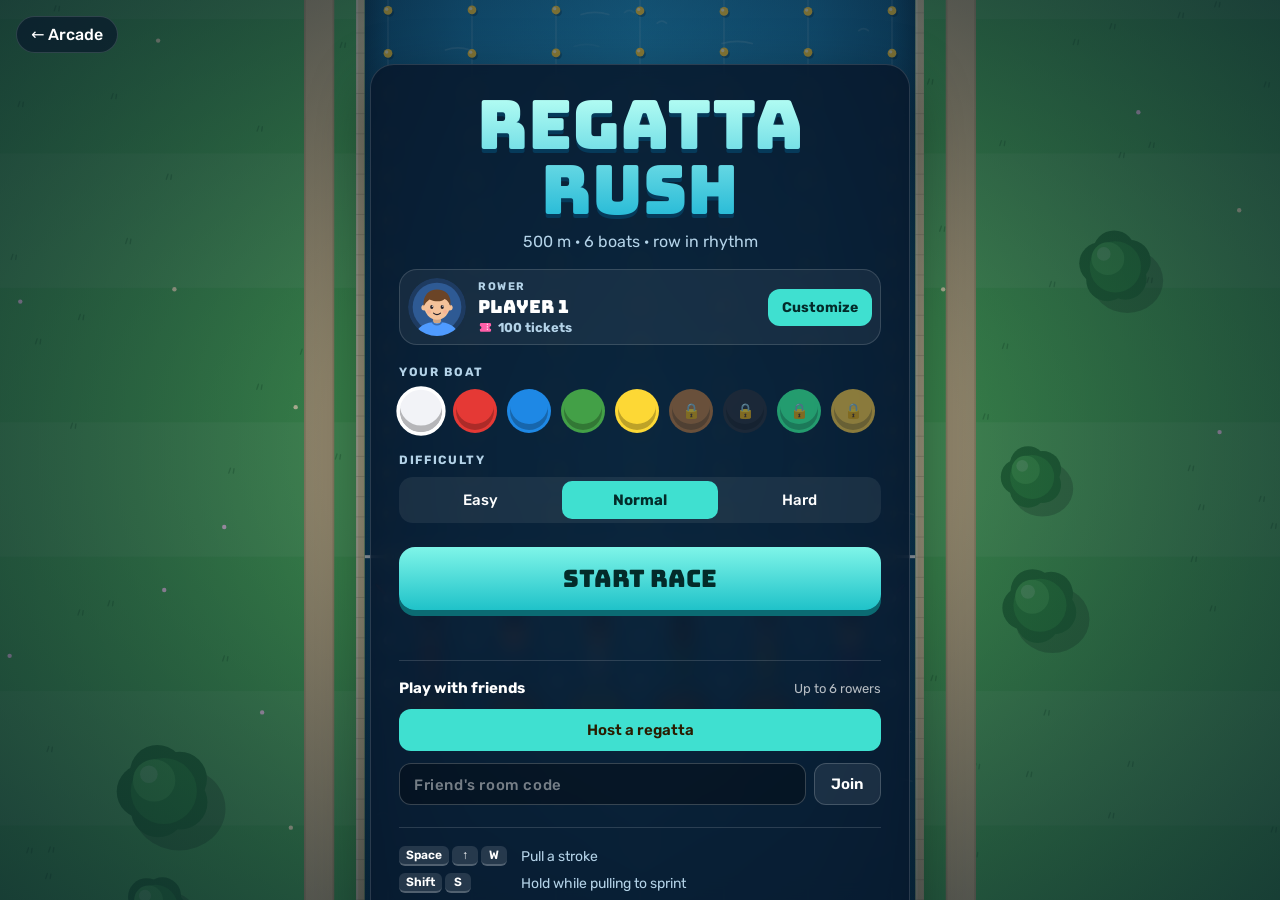
<file: games/b9ca5fa16d/index.html>
<!doctype html>
<html lang="en">
<head>
<meta charset="utf-8">
<meta name="viewport" content="width=device-width, initial-scale=1, viewport-fit=cover">
<title>Regatta Rush</title>
<link rel="preconnect" href="https://fonts.googleapis.com">
<link rel="preconnect" href="https://fonts.gstatic.com" crossorigin>
<link href="https://fonts.googleapis.com/css2?family=Bungee&family=Rubik:wght@400;500;700&display=swap" rel="stylesheet">
<style>
  :root {
    --panel: rgba(8, 24, 44, .86);
    --line: rgba(255, 255, 255, .14);
    --text: #fff;
    --muted: #b4d3e8;
    --accent: #3fe0d0;
    --accent-ink: #032b2a;
    --warn: #ffcc33;
    --bad: #ff4d6d;
    color-scheme: dark;
  }
  * { box-sizing: border-box; }
  [hidden] { display: none !important; }
  html, body {
    margin: 0; height: 100%; overflow: hidden;
    background: #0b3a5c; color: var(--text);
    font-family: Rubik, system-ui, sans-serif;
    user-select: none; -webkit-user-select: none;
    touch-action: none;
  }
  #game { position: fixed; inset: 0; width: 100%; height: 100%; display: block; }

  /* ---------- HUD ---------- */
  #hud { position: fixed; inset: 0; pointer-events: none; }
  .shadow-text { text-shadow: 0 3px 0 rgba(0, 0, 0, .45), 0 0 14px rgba(0, 0, 0, .35); }
  .hud-tl { position: absolute; top: 16px; left: 16px; font-family: Bungee, sans-serif; }
  .dist { font-size: 34px; line-height: 1; font-variant-numeric: tabular-nums; }
  .dist small { font-size: 16px; color: var(--accent); margin-left: 4px; }
  .time { font-size: 20px; margin-top: 6px; font-variant-numeric: tabular-nums; }
  .speed-line { font-family: Rubik, sans-serif; font-weight: 700; font-size: 13px; color: var(--muted); margin-top: 2px; }
  .hud-buttons { position: absolute; top: 112px; left: 16px; display: flex; gap: 8px; pointer-events: auto; }
  .icon-btn {
    width: 42px; height: 42px; border-radius: 12px; cursor: pointer;
    background: rgba(8, 24, 44, .6); border: 1px solid var(--line);
    color: #fff; font-size: 17px;
  }
  .pos {
    position: absolute; right: 24px; top: 14px;
    font-family: Bungee, sans-serif; font-size: 80px; line-height: 1;
    color: var(--accent); text-shadow: 0 5px 0 #0b6b63, 0 0 20px rgba(0, 0, 0, .4);
  }
  .pos sup { font-size: 30px; vertical-align: top; margin-left: 2px; }
  .progress {
    position: absolute; right: 30px; top: 110px; bottom: 200px; width: 10px;
    border-radius: 5px; background: rgba(8, 24, 44, .5); border: 1px solid var(--line);
  }
  .progress i {
    position: absolute; left: 50%; width: 14px; height: 14px; margin: -7px 0 0 -7px;
    border-radius: 50%; border: 2px solid rgba(0, 0, 0, .5);
  }
  .progress i.me { width: 20px; height: 20px; margin: -10px 0 0 -10px; border: 3px solid #fff; z-index: 1; }
  .progress::before {
    content: '🏁'; position: absolute; top: -26px; left: 50%; transform: translateX(-50%); font-size: 18px;
  }

  .stroke {
    position: absolute; left: 50%; bottom: max(22px, env(safe-area-inset-bottom)); transform: translateX(-50%);
    width: min(460px, calc(100% - 32px)); text-align: center;
  }
  .rating {
    font-family: Bungee, sans-serif; font-size: 30px; line-height: 1; height: 34px; opacity: 0;
    -webkit-text-stroke: 1.5px #062a45; text-shadow: 0 3px 0 #062a45;
  }
  .rating.show { animation: rate .7s ease-out forwards; }
  .rating.perfect { color: var(--accent); text-shadow: 0 3px 0 #062a45, 0 0 18px rgba(63, 224, 208, .8); }
  .rating.good { color: var(--warn); }
  .rating.bad { color: var(--bad); }
  @keyframes rate {
    0% { opacity: 0; transform: translateY(8px) scale(.7); }
    18% { opacity: 1; transform: translateY(0) scale(1.1); }
    70% { opacity: 1; transform: none; }
    100% { opacity: 0; transform: translateY(-10px); }
  }
  .meter-wrap { position: relative; margin-top: 16px; }
  .meter {
    position: relative; height: 28px; border-radius: 14px; overflow: hidden;
    background: rgba(8, 24, 44, .8); border: 2px solid rgba(255, 255, 255, .8);
    box-shadow: 0 0 0 3px rgba(0, 0, 0, .3), 0 8px 24px rgba(0, 0, 0, .35);
    transition: border-color .2s, box-shadow .2s;
  }
  /* A gloss over the top half of the bar. */
  .meter::after {
    content: ''; position: absolute; left: 0; right: 0; top: 0; height: 45%; pointer-events: none;
    background: linear-gradient(180deg, rgba(255, 255, 255, .28), rgba(255, 255, 255, 0));
  }
  .meter .zone { position: absolute; top: 0; bottom: 0; transition: left .22s ease-out, width .22s ease-out; }
  .meter .crab { background: linear-gradient(180deg, rgba(255, 77, 109, .55), rgba(170, 30, 60, .55)); }
  .meter .ok { background: linear-gradient(180deg, rgba(255, 214, 80, .6), rgba(200, 140, 20, .6)); }
  .meter .sweet {
    background: linear-gradient(180deg, #8ffff0, #22c3b8);
    box-shadow: 0 0 14px rgba(63, 224, 208, .9), inset 0 0 0 2px rgba(255, 255, 255, .55);
    animation: sweet 1s ease-in-out infinite alternate;
  }
  @keyframes sweet { to { filter: brightness(1.18); } }
  .meter .needle {
    position: absolute; top: 2px; bottom: 2px; left: 0; width: 8px; margin-left: -4px; z-index: 1;
    border-radius: 4px; background: #fff; box-shadow: 0 0 0 2px #062a45, 0 0 12px #fff;
  }
  .meter.drive .needle { background: var(--accent); box-shadow: 0 0 0 2px #062a45, 0 0 14px var(--accent); }
  .meter.drift { border-color: var(--warn); }
  .meter.hit { animation: hit .35s ease-out; }
  .meter.miss { animation: miss .4s ease-out; }
  @keyframes hit { 0% { box-shadow: 0 0 0 3px rgba(0, 0, 0, .3), 0 0 30px 8px rgba(63, 224, 208, .9); border-color: #b8fff4; } }
  @keyframes miss {
    0%, 100% { transform: none; }
    20% { transform: translateX(-6px); border-color: var(--bad); }
    50% { transform: translateX(5px); border-color: var(--bad); }
    75% { transform: translateX(-3px); }
  }
  /* An arrow over the green zone, which jumps to a new spot after each stroke. */
  .target {
    position: absolute; top: -13px; width: 0; height: 0; margin-left: -7px;
    border: 7px solid transparent; border-top: 9px solid var(--accent); border-bottom: 0;
    filter: drop-shadow(0 2px 0 #062a45) drop-shadow(0 0 6px rgba(63, 224, 208, .8));
    transition: left .22s ease-out;
  }
  .stroke-info {
    display: flex; justify-content: space-between; align-items: center; gap: 12px;
    margin-top: 8px; font-size: 13px; font-weight: 700; color: var(--muted);
  }
  .combo { font-family: Bungee, sans-serif; font-weight: 400; font-size: 18px; color: #fff; }
  .combo.hot { color: var(--accent); animation: hot .5s ease-in-out infinite alternate; }
  @keyframes hot { to { text-shadow: 0 3px 0 rgba(0, 0, 0, .45), 0 0 16px var(--accent); transform: scale(1.08); } }
  .stamina { flex: 1; max-width: 220px; display: flex; align-items: center; gap: 8px; }
  .stamina .bar { flex: 1; height: 10px; border-radius: 5px; background: rgba(8, 24, 44, .7); overflow: hidden; border: 1px solid var(--line); }
  .stamina .bar, .stamina .fill { display: block; }
  .stamina .fill { height: 100%; width: 100%; background: linear-gradient(90deg, #ffb13b, #ffe45c); transform-origin: left; }
  .stamina.tired .fill { background: var(--bad); }
  .stamina.sprinting .fill { background: linear-gradient(90deg, #ff7a3b, #ffd23f); box-shadow: 0 0 10px #ffb13b; }

  .banner {
    position: absolute; top: 30%; left: 0; right: 0; text-align: center;
    font-family: Bungee, sans-serif; font-size: clamp(56px, 12vw, 140px); line-height: 1;
    color: #fff; opacity: 0;
    -webkit-text-stroke: 3px #062a45; text-shadow: 0 8px 0 #062a45;
  }
  .banner.small { font-size: clamp(36px, 7vw, 72px); }
  .banner.gold { color: var(--warn); }
  .banner.show { animation: pop 1.2s ease-out forwards; }
  @keyframes pop {
    0% { opacity: 0; transform: scale(.4); }
    14% { opacity: 1; transform: scale(1.12); }
    28% { transform: scale(1); }
    75% { opacity: 1; }
    100% { opacity: 0; transform: scale(1.04); }
  }

  /* ---------- Menus ---------- */
  .overlay {
    position: fixed; inset: 0; z-index: 10; overflow: auto;
    display: grid; place-items: center; padding: 64px 16px 24px;
    background: radial-gradient(ellipse at center, rgba(6, 26, 44, .15), rgba(6, 26, 44, .65));
  }
  .panel {
    width: min(540px, 100%);
    background: var(--panel); border: 1px solid var(--line); border-radius: 24px;
    padding: 28px; backdrop-filter: blur(10px); -webkit-backdrop-filter: blur(10px);
    box-shadow: 0 20px 60px rgba(0, 0, 0, .45);
  }
  .logo {
    font-family: Bungee, sans-serif; font-weight: 400;
    font-size: clamp(44px, 11vw, 68px); line-height: .95; margin: 0; text-align: center;
    background: linear-gradient(180deg, #b8fff4, #22b8d6);
    -webkit-background-clip: text; background-clip: text; color: transparent;
    filter: drop-shadow(0 4px 0 #063a5a);
  }
  .panel h2 { font-family: Bungee, sans-serif; font-weight: 400; font-size: 36px; margin: 0; text-align: center; }
  .sub { text-align: center; color: var(--muted); margin: 10px 0 8px; }
  .field-label {
    font-size: 12px; font-weight: 700; letter-spacing: .14em; text-transform: uppercase;
    color: var(--muted); margin: 20px 0 10px;
  }
  .swatches { display: flex; gap: 10px; flex-wrap: wrap; }
  .swatch {
    width: 44px; height: 44px; border-radius: 50%; cursor: pointer;
    border: 3px solid transparent; box-shadow: inset 0 -6px 0 rgba(0, 0, 0, .25);
    transition: transform .12s;
  }
  .swatch[aria-pressed="true"] { border-color: #fff; transform: scale(1.12); }
  .swatch.locked { position: relative; opacity: .55; }
  .swatch.locked::after { content: '🔒'; position: absolute; inset: 0; display: grid; place-items: center; font-size: 15px; }
  .rower {
    display: flex; align-items: center; gap: 12px; width: 100%; margin-top: 18px; padding: 8px;
    border-radius: 18px; border: 1px solid var(--line); background: rgba(255, 255, 255, .06);
    color: #fff; font: inherit; text-align: left; cursor: pointer; transition: background .15s;
  }
  .rower:hover { background: rgba(255, 255, 255, .12); }
  .rower-face { width: 58px; height: 58px; flex: none; border-radius: 50%; overflow: hidden; }
  .rower-face svg { width: 100%; height: 100%; display: block; }
  .rower-text { flex: 1; min-width: 0; display: flex; flex-direction: column; gap: 2px; }
  .rower-text small { font-size: 11px; font-weight: 700; letter-spacing: .14em; text-transform: uppercase; color: var(--muted); }
  .rower-text b { font: 400 18px Bungee, sans-serif; overflow: hidden; text-overflow: ellipsis; white-space: nowrap; }
  #rower-tix { display: flex; align-items: center; gap: 5px; font-size: 13px; font-weight: 700; color: var(--muted); }
  .rower-edit { flex: none; padding: 10px 14px; border-radius: 12px; background: var(--accent); color: var(--accent-ink); font-weight: 700; font-size: 14px; }
  .seg { display: flex; gap: 4px; padding: 4px; border-radius: 14px; background: rgba(255, 255, 255, .07); }
  .seg button {
    flex: 1; padding: 10px; border: 0; border-radius: 10px; cursor: pointer;
    background: transparent; color: #fff; font: 500 15px Rubik, sans-serif;
  }
  .seg button[aria-pressed="true"] { background: var(--accent); color: var(--accent-ink); font-weight: 700; }
  .seg button:disabled { cursor: default; opacity: .6; }
  .btn-primary {
    display: block; width: 100%; margin-top: 24px; padding: 16px; cursor: pointer;
    border: 0; border-radius: 16px;
    font: 400 24px Bungee, sans-serif; color: var(--accent-ink);
    background: linear-gradient(180deg, #7ff5e8, #1fc2c9);
    box-shadow: 0 6px 0 #0b6b73;
  }
  .btn-primary:active { transform: translateY(4px); box-shadow: 0 2px 0 #0b6b73; }
  .btn-primary:disabled { opacity: .55; cursor: default; transform: none; box-shadow: 0 6px 0 #0b6b73; }
  .btn-row { display: flex; gap: 10px; margin-top: 12px; }
  .btn {
    flex: 1; display: block; text-align: center; text-decoration: none; cursor: pointer;
    padding: 12px; border-radius: 12px; border: 1px solid var(--line);
    background: rgba(255, 255, 255, .08); color: #fff; font: 500 15px Rubik, sans-serif;
  }
  .btn:hover { background: rgba(255, 255, 255, .14); }
  .best-line { text-align: center; color: var(--muted); font-size: 14px; margin: 14px 0 0; min-height: 1em; }
  .best-line strong { color: #fff; }
  .controls {
    display: grid; grid-template-columns: auto 1fr; gap: 7px 14px; align-items: center;
    font-size: 14px; color: var(--muted); margin-top: 22px; padding-top: 18px; border-top: 1px solid var(--line);
  }
  .controls .keys { white-space: nowrap; }
  kbd {
    display: inline-block; min-width: 26px; padding: 2px 7px; text-align: center;
    border-radius: 6px; background: rgba(255, 255, 255, .12); border-bottom: 2px solid rgba(255, 255, 255, .2);
    color: #fff; font: 600 12px Rubik, sans-serif;
  }
  .tip { grid-column: 1 / -1; margin-top: 4px; color: var(--muted); font-size: 13px; }
  .tip b { color: #fff; }
  .back-link {
    position: fixed; top: 16px; left: 16px; z-index: 11;
    color: #fff; text-decoration: none; font-weight: 500;
    background: rgba(8, 24, 44, .7); border: 1px solid var(--line);
    padding: 8px 14px; border-radius: 999px;
  }
  .results-table { width: 100%; border-collapse: collapse; margin-top: 16px; font-variant-numeric: tabular-nums; }
  .results-table td { padding: 9px 10px; border-bottom: 1px solid var(--line); }
  .results-table td:first-child { font-family: Bungee, sans-serif; width: 44px; }
  .results-table td:last-child { text-align: right; color: var(--muted); }
  .results-table tr.me { background: rgba(63, 224, 208, .16); }
  .results-table tr.me td:last-child { color: #fff; }
  .results-table .friend { font-size: 11px; font-weight: 700; letter-spacing: .08em; text-transform: uppercase; color: var(--accent); margin-left: 6px; }
  .mp { margin-top: 22px; padding-top: 18px; border-top: 1px solid var(--line); --anet-accent: var(--accent); }
  .dot { display: inline-block; width: 12px; height: 12px; border-radius: 50%; margin-right: 8px; vertical-align: -1px; }

  /* ---------- Touch controls ---------- */
  #touch {
    position: fixed; left: 0; right: 0; bottom: 0; z-index: 5;
    display: flex; justify-content: space-between; align-items: flex-end;
    padding: 0 16px max(16px, env(safe-area-inset-bottom));
    pointer-events: none;
  }
  .tc {
    pointer-events: auto; touch-action: none;
    width: 84px; height: 84px; border-radius: 50%;
    background: rgba(8, 24, 44, .55); border: 2px solid rgba(255, 255, 255, .55);
    color: #fff; font: 400 14px Bungee, sans-serif;
  }
  .tc.big { width: 108px; height: 108px; font-size: 20px; }
  .tc.active { background: rgba(63, 224, 208, .6); }

  @media (pointer: coarse) {
    .stroke { bottom: 150px; }
    .progress { bottom: 330px; }
  }
  @media (max-width: 640px) {
    .dist { font-size: 26px; }
    .time { font-size: 16px; }
    .hud-buttons { top: 92px; }
    .pos { font-size: 56px; right: 16px; }
    .pos sup { font-size: 22px; }
    .progress { right: 22px; top: 86px; }
  }
</style>
</head>
<body>
<canvas id="game"></canvas>

<div id="hud" hidden>
  <div class="hud-tl shadow-text">
    <div class="dist"><span id="dist">0</span><small>/ 500 m</small></div>
    <div class="time" id="time">0:00.00</div>
    <div class="speed-line" id="speed"></div>
  </div>
  <div class="hud-buttons">
    <button class="icon-btn" id="pause-btn" aria-label="Pause">❚❚</button>
    <button class="icon-btn" id="mute-btn" aria-label="Toggle sound">🔊</button>
  </div>
  <div class="pos shadow-text" id="pos">1<sup>st</sup></div>
  <div class="progress" id="progress"></div>
  <div class="stroke">
    <div class="rating" id="rating"></div>
    <div class="meter-wrap">
      <div class="target" id="z-target"></div>
      <div class="meter" id="meter">
        <div class="zone crab" id="z-crab"></div>
        <div class="zone ok" id="z-rushed"></div>
        <div class="zone sweet" id="z-sweet"></div>
        <div class="zone ok" id="z-late"></div>
        <div class="needle" id="needle"></div>
      </div>
    </div>
    <div class="stroke-info shadow-text">
      <span class="combo" id="combo">×0</span>
      <span class="stamina" id="stamina"><span>Sprint</span><span class="bar"><span class="fill" id="stamina-fill"></span></span></span>
    </div>
  </div>
  <div class="banner" id="banner"></div>
</div>

<a class="back-link" id="back-link" href="../../index.html">← Arcade</a>

<div class="overlay" id="menu">
  <div class="panel">
    <h1 class="logo">REGATTA<br>RUSH</h1>
    <p class="sub" id="menu-sub">500 m · 6 boats · row in rhythm</p>
    <button class="rower" id="rower-btn" type="button" aria-label="Your character, tickets, quests and prizes">
      <span class="rower-face" id="rower-face"></span>
      <span class="rower-text"><small>Rower</small><b id="rower-name"></b><span id="rower-tix"></span></span>
      <span class="rower-edit">Customize</span>
    </button>
    <div class="field-label">Your boat</div>
    <div class="swatches" id="swatches"></div>
    <div class="field-label">Difficulty</div>
    <div class="seg" id="difficulty">
      <button data-d="easy">Easy</button>
      <button data-d="normal">Normal</button>
      <button data-d="hard">Hard</button>
    </div>
    <button class="btn-primary" id="start-btn">Start race</button>
    <p class="best-line" id="mp-note" hidden></p>
    <p class="best-line" id="best-line"></p>
    <div class="mp" id="mp"></div>
    <div class="controls">
      <span class="keys"><kbd>Space</kbd> <kbd>↑</kbd> <kbd>W</kbd></span><span>Pull a stroke</span>
      <span class="keys"><kbd>Shift</kbd> <kbd>S</kbd></span><span>Hold while pulling to sprint</span>
      <span class="keys"><kbd>Esc</kbd></span><span>Pause</span>
      <span class="tip">Pull when the needle reaches the <b>green</b> zone. It jumps somewhere new after every stroke, so keep your eye on it. Perfect strokes build a combo: the rhythm gets faster and the boat flies. Pull too soon and you <b>catch a crab</b> and lose speed. Sprint strokes are stronger but tire you out, so save some for the finish.</span>
    </div>
  </div>
</div>

<div class="overlay" id="pause" hidden>
  <div class="panel">
    <h2 id="pause-title">Paused</h2>
    <p class="sub" id="pause-note" hidden></p>
    <button class="btn-primary" id="resume-btn">Resume</button>
    <div class="btn-row">
      <button class="btn" id="restart-btn">Restart race</button>
      <button class="btn" id="menu-btn">Main menu</button>
    </div>
    <div class="btn-row"><a class="btn" href="../../index.html">Back to arcade</a></div>
  </div>
</div>

<div class="overlay" id="results" hidden>
  <div class="panel">
    <h2 id="results-title">Finished!</h2>
    <p class="sub" id="results-sub"></p>
    <table class="results-table"><tbody id="results-body"></tbody></table>
    <button class="btn-primary" id="again-btn">Race again</button>
    <p class="best-line" id="results-wait" hidden>Waiting for the host to start the next race…</p>
    <div class="btn-row">
      <button class="btn" id="results-menu-btn">Change boat</button>
      <a class="btn" href="../../index.html">Back to arcade</a>
    </div>
  </div>
</div>

<div id="touch" hidden>
  <button class="tc" data-touch="sprint">Sprint</button>
  <button class="tc big" data-touch="row">Row</button>
</div>

<script src="../../shared/arcade.js"></script>
<script src="../../shared/net.js"></script>
<script src="rewards.js"></script>
<script src="game.js"></script>
</body>
</html>
</file>
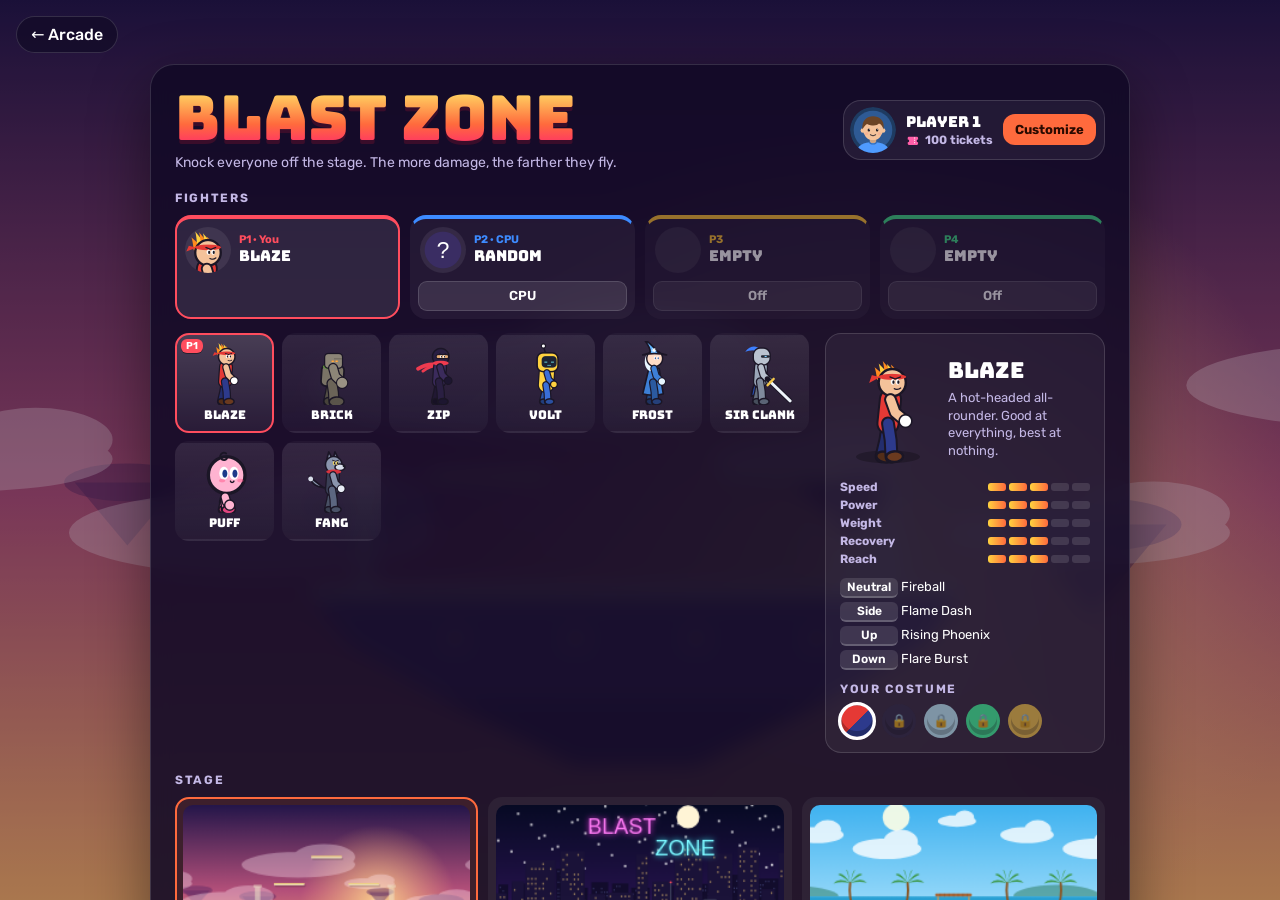
<file: games/f940977098/index.html>
<!doctype html>
<html lang="en">
<head>
<meta charset="utf-8">
<meta name="viewport" content="width=device-width, initial-scale=1, viewport-fit=cover">
<title>Blast Zone</title>
<link rel="preconnect" href="https://fonts.googleapis.com">
<link rel="preconnect" href="https://fonts.gstatic.com" crossorigin>
<link href="https://fonts.googleapis.com/css2?family=Bungee&family=Rubik:wght@400;500;700&display=swap" rel="stylesheet">
<style>
  :root {
    --panel: rgba(18, 10, 38, .88);
    --line: rgba(255, 255, 255, .14);
    --text: #fff;
    --muted: #c4b8e6;
    --accent: #ff6a3d;
    --accent-ink: #2a0a00;
    --gold: #ffd23f;
    --bad: #ff4d6d;
    color-scheme: dark;
  }
  * { box-sizing: border-box; }
  [hidden] { display: none !important; }
  html, body {
    margin: 0; height: 100%; overflow: hidden;
    background: #120a24; color: var(--text);
    font-family: Rubik, system-ui, sans-serif;
    user-select: none; -webkit-user-select: none;
    touch-action: none;
  }
  #game { position: fixed; inset: 0; width: 100%; height: 100%; display: block; }

  /* ---------- HUD ---------- */
  #hud { position: fixed; inset: 0; pointer-events: none; }
  .hud-buttons { position: absolute; top: 16px; left: 16px; display: flex; gap: 8px; pointer-events: auto; }
  .icon-btn {
    width: 42px; height: 42px; border-radius: 12px; cursor: pointer;
    background: rgba(18, 10, 38, .6); border: 1px solid var(--line);
    color: #fff; font-size: 17px;
  }
  .cards {
    position: absolute; left: 0; right: 0; bottom: max(14px, env(safe-area-inset-bottom));
    display: flex; justify-content: center; gap: 12px; padding: 0 12px; flex-wrap: wrap;
  }
  .pcard {
    display: flex; align-items: center; gap: 8px; min-width: 0; width: 210px; padding: 6px 12px 6px 6px;
    border-radius: 18px; background: linear-gradient(180deg, rgba(18, 10, 38, .78), rgba(18, 10, 38, .6));
    border: 2px solid var(--pc); box-shadow: 0 6px 20px rgba(0, 0, 0, .35), inset 0 0 0 1px rgba(255, 255, 255, .05);
    transition: opacity .3s, filter .3s;
  }
  .pcard.out { opacity: .45; filter: grayscale(1); }
  .pface {
    width: 54px; height: 54px; flex: none; border-radius: 50%; overflow: hidden;
    background: radial-gradient(circle at 50% 40%, rgba(255, 255, 255, .22), rgba(255, 255, 255, .04)); border: 2px solid var(--pc);
  }
  .pface canvas { display: block; }
  .pinfo { flex: 1; min-width: 0; }
  .pct {
    font: 400 36px/1 Bungee, sans-serif; font-variant-numeric: tabular-nums;
    -webkit-text-stroke: 1.5px #1b1626; text-shadow: 0 3px 0 #1b1626; transform-origin: left center;
  }
  .pct small { font-size: 18px; margin-left: 2px; }
  .pname { font-size: 12px; font-weight: 700; color: var(--muted); white-space: nowrap; overflow: hidden; text-overflow: ellipsis; }
  .stocks { display: flex; gap: 4px; margin-top: 3px; height: 10px; }
  .stocks i { width: 10px; height: 10px; border-radius: 50%; background: var(--pc); box-shadow: 0 0 0 2px rgba(0, 0, 0, .4); }

  .banner {
    position: absolute; top: 28%; left: 0; right: 0; text-align: center;
    font-family: Bungee, sans-serif; font-size: clamp(64px, 14vw, 160px); line-height: 1;
    color: #fff; opacity: 0;
    -webkit-text-stroke: 3px #1b1626; text-shadow: 0 8px 0 #1b1626;
  }
  .banner.gold { color: var(--gold); }
  .banner.show { animation: pop 1.2s ease-out forwards; }
  @keyframes pop {
    0% { opacity: 0; transform: scale(.4); }
    14% { opacity: 1; transform: scale(1.12); }
    28% { transform: scale(1); }
    75% { opacity: 1; }
    100% { opacity: 0; transform: scale(1.04); }
  }

  /* ---------- Menus ---------- */
  .overlay {
    position: fixed; inset: 0; z-index: 10; overflow: auto;
    display: grid; place-items: center; grid-template-columns: minmax(0, 1fr); padding: 64px 16px 24px;
    touch-action: pan-y;
  }
  #pause, #results { background: radial-gradient(ellipse at center, rgba(18, 10, 38, .2), rgba(18, 10, 38, .7)); }
  .panel {
    width: min(540px, 100%);
    background: var(--panel); border: 1px solid var(--line); border-radius: 24px;
    padding: 28px; backdrop-filter: blur(10px); -webkit-backdrop-filter: blur(10px);
    box-shadow: 0 20px 60px rgba(0, 0, 0, .45);
  }
  .panel.wide { width: min(980px, 100%); padding: 24px; }
  .menu-head { display: flex; align-items: center; justify-content: space-between; gap: 16px; flex-wrap: wrap; }
  .logo {
    font-family: Bungee, sans-serif; font-weight: 400;
    font-size: clamp(40px, 8vw, 62px); line-height: .95; margin: 0;
    background: linear-gradient(180deg, #ffe066, #ff6a3d 60%, #ff2a6d);
    -webkit-background-clip: text; background-clip: text; color: transparent;
    filter: drop-shadow(0 4px 0 #3a0d2a);
  }
  .tagline { color: var(--muted); margin: 6px 0 0; font-size: 14px; }
  .who {
    display: flex; align-items: center; gap: 10px; padding: 6px 8px 6px 6px; max-width: 100%;
    border-radius: 18px; border: 1px solid var(--line); background: rgba(255, 255, 255, .06);
    color: #fff; font: inherit; text-align: left; cursor: pointer; transition: background .15s;
  }
  .who:hover { background: rgba(255, 255, 255, .12); }
  .who-face { width: 46px; height: 46px; flex: none; border-radius: 50%; overflow: hidden; }
  .who-face svg { width: 100%; height: 100%; display: block; }
  .who-text { display: flex; flex-direction: column; gap: 1px; min-width: 0; }
  .who-text b { font: 400 15px Bungee, sans-serif; white-space: nowrap; overflow: hidden; text-overflow: ellipsis; }
  #who-tix { display: flex; align-items: center; gap: 5px; font-size: 12px; font-weight: 700; color: var(--muted); }
  .who-edit { flex: none; padding: 8px 12px; border-radius: 12px; background: var(--accent); color: var(--accent-ink); font-weight: 700; font-size: 13px; }
  .field-label {
    font-size: 12px; font-weight: 700; letter-spacing: .14em; text-transform: uppercase;
    color: var(--muted); margin: 20px 0 10px;
  }

  .slots { display: grid; grid-template-columns: repeat(4, minmax(0, 1fr)); gap: 10px; }
  .slot {
    display: flex; flex-direction: column; gap: 6px; padding: 6px; border-radius: 16px;
    background: rgba(255, 255, 255, .05); border: 2px solid transparent; border-top: 4px solid var(--pc);
  }
  .slot.picking { border-color: var(--pc); background: rgba(255, 255, 255, .1); }
  .slot.off { opacity: .55; }
  .slot-main {
    display: flex; align-items: center; gap: 8px; padding: 2px; min-width: 0; border: 0; background: none; color: #fff;
    font: inherit; text-align: left; cursor: pointer;
  }
  .slot-main:disabled { cursor: default; }
  .slot-face { width: 46px; height: 46px; flex: none; border-radius: 50%; overflow: hidden; background: rgba(255, 255, 255, .08); }
  .slot-face canvas { display: block; }
  .slot-text { display: flex; flex-direction: column; min-width: 0; }
  .slot-text small { font-size: 11px; font-weight: 700; color: var(--pc); white-space: nowrap; overflow: hidden; text-overflow: ellipsis; }
  .slot-text b { font: 400 15px Bungee, sans-serif; white-space: nowrap; overflow: hidden; text-overflow: ellipsis; }
  .slot-ctl { display: flex; gap: 6px; min-height: 30px; align-items: center; }
  .slot-ctl em { font-style: normal; font-size: 11px; font-weight: 700; letter-spacing: .08em; text-transform: uppercase; padding: 4px 8px; border-radius: 999px; background: var(--accent); color: var(--accent-ink); }
  .slot-type {
    flex: 1; height: 30px; padding: 0 8px; border-radius: 9px; cursor: pointer; min-width: 0;
    background: rgba(255, 255, 255, .1); border: 1px solid var(--line); color: #fff; font: 600 13px Rubik, sans-serif;
  }
  .slot-type:hover { background: rgba(255, 255, 255, .18); }

  .pickrow { display: grid; grid-template-columns: minmax(0, 1fr) minmax(0, 280px); gap: 16px; margin-top: 14px; align-items: start; }
  .roster { display: grid; grid-template-columns: repeat(auto-fill, minmax(92px, 1fr)); gap: 8px; }
  .ftile {
    position: relative; display: flex; flex-direction: column; align-items: center; gap: 2px; padding: 6px 4px 8px;
    border-radius: 14px; cursor: pointer; color: #fff; font: 400 12px Bungee, sans-serif;
    background: linear-gradient(180deg, rgba(255, 255, 255, .1), rgba(255, 255, 255, .03)); border: 2px solid transparent;
    transition: transform .12s, background .12s;
  }
  .ftile:hover { transform: translateY(-2px); background: linear-gradient(180deg, rgba(255, 255, 255, .16), rgba(255, 255, 255, .05)); }
  .ftile[aria-pressed="true"] { border-color: var(--pc); background: linear-gradient(180deg, rgba(255, 255, 255, .2), rgba(255, 255, 255, .06)); }
  .ftile canvas { display: block; }
  .ftile i {
    position: absolute; top: 4px; font-style: normal; font: 700 10px Rubik, sans-serif; color: #fff;
    padding: 1px 5px; border-radius: 6px; box-shadow: 0 1px 0 rgba(0, 0, 0, .4);
  }
  .ftile i:nth-of-type(1) { left: 4px; }
  .ftile i:nth-of-type(2) { right: 4px; }
  .ftile i:nth-of-type(3) { left: 4px; top: 22px; }
  .ftile i:nth-of-type(4) { right: 4px; top: 22px; }
  .info {
    padding: 14px; border-radius: 16px; background: rgba(255, 255, 255, .05); border: 1px solid var(--line);
  }
  .info-top { display: flex; gap: 12px; align-items: center; }
  #preview { width: 96px; height: 120px; flex: none; }
  .info h3 { font: 400 22px Bungee, sans-serif; margin: 0; }
  .info p { margin: 4px 0 0; color: var(--muted); font-size: 13px; line-height: 1.35; }
  .bars { display: grid; gap: 4px; margin-top: 12px; }
  .bar { display: flex; align-items: center; justify-content: space-between; font-size: 12px; font-weight: 700; color: var(--muted); }
  .bar b { display: flex; gap: 3px; }
  .bar i { width: 18px; height: 8px; border-radius: 3px; background: rgba(255, 255, 255, .12); }
  .bar i.on { background: linear-gradient(90deg, var(--gold), var(--accent)); }
  .specials { list-style: none; margin: 12px 0 0; padding: 0; display: grid; gap: 4px; font-size: 13px; }
  .specials kbd { width: 58px; }
  .costume-row { margin-top: 12px; }
  .costume-row .field-label { margin: 0 0 8px; }
  .swatches { display: flex; gap: 8px; flex-wrap: wrap; }
  .swatch {
    width: 34px; height: 34px; border-radius: 50%; cursor: pointer;
    border: 3px solid transparent; box-shadow: inset 0 -5px 0 rgba(0, 0, 0, .25);
    transition: transform .12s;
  }
  .swatch[aria-pressed="true"] { border-color: #fff; transform: scale(1.12); }
  .swatch.locked { position: relative; opacity: .55; }
  .swatch.locked::after { content: '🔒'; position: absolute; inset: 0; display: grid; place-items: center; font-size: 13px; }

  .stages { display: grid; grid-template-columns: repeat(3, minmax(0, 1fr)); gap: 10px; }
  .stile {
    display: flex; flex-direction: column; gap: 2px; padding: 6px 6px 10px; border-radius: 14px; cursor: pointer; text-align: left;
    background: rgba(255, 255, 255, .05); border: 2px solid transparent; color: #fff; font: inherit;
  }
  .stile canvas { width: 100%; height: auto; aspect-ratio: 24 / 13; border-radius: 10px; display: block; margin-bottom: 4px; }
  .stile b { font: 400 14px Bungee, sans-serif; padding: 0 4px; }
  .stile small { font-size: 12px; color: var(--muted); padding: 0 4px; }
  .stile[aria-pressed="true"] { border-color: var(--accent); background: rgba(255, 106, 61, .12); }
  .stile:disabled { cursor: default; }
  .rules { display: grid; grid-template-columns: repeat(2, minmax(0, 1fr)); gap: 16px; }
  .seg { display: flex; gap: 4px; padding: 4px; border-radius: 14px; background: rgba(255, 255, 255, .07); }
  .seg button {
    flex: 1; padding: 10px; border: 0; border-radius: 10px; cursor: pointer;
    background: transparent; color: #fff; font: 500 15px Rubik, sans-serif;
  }
  .seg button[aria-pressed="true"] { background: var(--accent); color: var(--accent-ink); font-weight: 700; }
  .seg button:disabled { cursor: default; opacity: .6; }
  .btn-primary {
    display: block; width: 100%; margin-top: 22px; padding: 16px; cursor: pointer;
    border: 0; border-radius: 16px;
    font: 400 24px Bungee, sans-serif; color: var(--accent-ink);
    background: linear-gradient(180deg, #ffb35c, #ff5a3c);
    box-shadow: 0 6px 0 #9a2a12;
  }
  .btn-primary:active { transform: translateY(4px); box-shadow: 0 2px 0 #9a2a12; }
  .btn-primary:disabled { opacity: .55; cursor: default; transform: none; box-shadow: 0 6px 0 #9a2a12; }
  .btn-row { display: flex; gap: 10px; margin-top: 12px; }
  .btn {
    flex: 1; display: block; text-align: center; text-decoration: none; cursor: pointer;
    padding: 12px; border-radius: 12px; border: 1px solid var(--line);
    background: rgba(255, 255, 255, .08); color: #fff; font: 500 15px Rubik, sans-serif;
  }
  .btn:hover { background: rgba(255, 255, 255, .14); }
  .note { text-align: center; color: var(--muted); font-size: 14px; margin: 12px 0 0; min-height: 1em; }
  .note strong { color: #fff; }
  .panel h2 { font-family: Bungee, sans-serif; font-weight: 400; font-size: 34px; margin: 0; text-align: center; }
  .sub { text-align: center; color: var(--muted); margin: 10px 0 8px; }
  .lower { display: grid; grid-template-columns: repeat(2, minmax(0, 1fr)); gap: 20px; margin-top: 22px; padding-top: 18px; border-top: 1px solid var(--line); }
  .mp { --anet-accent: var(--accent); --anet-ink: var(--accent-ink); }
  .controls {
    display: grid; grid-template-columns: auto 1fr; gap: 6px 12px; align-items: center; align-content: start;
    font-size: 13px; color: var(--muted);
  }
  .controls .keys { white-space: nowrap; }
  .controls b { color: #fff; }
  kbd {
    display: inline-block; min-width: 24px; padding: 2px 6px; text-align: center;
    border-radius: 6px; background: rgba(255, 255, 255, .12); border-bottom: 2px solid rgba(255, 255, 255, .2);
    color: #fff; font: 600 12px Rubik, sans-serif;
  }
  .tip { grid-column: 1 / -1; margin-top: 4px; color: var(--muted); font-size: 13px; line-height: 1.4; }
  .tip b { color: #fff; }
  .back-link {
    position: fixed; top: 16px; left: 16px; z-index: 11;
    color: #fff; text-decoration: none; font-weight: 500;
    background: rgba(18, 10, 38, .7); border: 1px solid var(--line);
    padding: 8px 14px; border-radius: 999px;
  }
  .results-table { width: 100%; border-collapse: collapse; margin-top: 16px; font-variant-numeric: tabular-nums; }
  .results-table td { padding: 6px 8px; border-bottom: 1px solid var(--line); vertical-align: middle; }
  .results-table td:first-child { font-family: Bungee, sans-serif; width: 36px; font-size: 20px; }
  .results-table td.rf { width: 52px; }
  .results-table td.rf canvas { display: block; border-radius: 50%; background: rgba(255, 255, 255, .08); }
  .results-table td b { display: block; font: 400 15px Bungee, sans-serif; }
  .results-table td small { font-size: 12px; font-weight: 700; }
  .results-table td:last-child { text-align: right; color: var(--muted); font-size: 13px; }
  .results-table tr.me { background: rgba(255, 106, 61, .16); }

  /* ---------- Touch controls ---------- */
  #touch { position: fixed; inset: auto 0 0 0; z-index: 5; height: 0; pointer-events: none; }
  .stick {
    position: fixed; left: max(20px, env(safe-area-inset-left)); bottom: max(110px, calc(env(safe-area-inset-bottom) + 96px));
    width: 130px; height: 130px; border-radius: 50%; pointer-events: auto; touch-action: none;
    background: rgba(18, 10, 38, .45); border: 2px solid rgba(255, 255, 255, .4);
  }
  .knob {
    position: absolute; left: 50%; top: 50%; width: 56px; height: 56px; margin: -28px 0 0 -28px; border-radius: 50%;
    background: rgba(255, 255, 255, .55); border: 2px solid #fff;
  }
  .tbtns {
    position: fixed; right: max(16px, env(safe-area-inset-right)); bottom: max(110px, calc(env(safe-area-inset-bottom) + 96px));
    width: 170px; height: 170px; pointer-events: none;
  }
  .tc {
    position: absolute; width: 70px; height: 70px; border-radius: 50%; pointer-events: auto; touch-action: none;
    background: rgba(18, 10, 38, .55); border: 2px solid rgba(255, 255, 255, .55);
    color: #fff; font: 400 11px Bungee, sans-serif;
  }
  .tc.active { background: rgba(255, 106, 61, .7); }
  .tc[data-touch="attack"] { right: 0; top: 50px; }
  .tc[data-touch="special"] { right: 50px; bottom: 0; }
  .tc[data-touch="jump"] { right: 50px; top: 0; }
  .tc[data-touch="shield"] { left: 0; top: 50px; }

  /* On touch screens the thumbs need the bottom corners, so the damage cards go to the top. */
  @media (pointer: coarse) {
    .cards { top: max(66px, calc(env(safe-area-inset-top) + 58px)); bottom: auto; }
    .stick, .tbtns { bottom: max(24px, env(safe-area-inset-bottom)); }
  }
  @media (max-width: 860px) {
    .pickrow { grid-template-columns: minmax(0, 1fr); }
    .lower { grid-template-columns: minmax(0, 1fr); }
  }
  @media (max-width: 640px) {
    .panel.wide { padding: 16px; }
    .slots { grid-template-columns: repeat(2, minmax(0, 1fr)); }
    .stages { grid-template-columns: minmax(0, 1fr); }
    .stile { flex-direction: row; align-items: center; gap: 10px; }
    .stile canvas { width: 96px; flex: none; margin: 0; }
    .rules { grid-template-columns: minmax(0, 1fr); gap: 0; }
    .pcard { width: calc(50% - 8px); padding-right: 8px; }
    .pface { width: 40px; height: 40px; }
    .pface canvas { width: 40px !important; height: 40px !important; }
    .pct { font-size: 26px; }
    .cards { gap: 8px; }
  }
</style>
</head>
<body>
<canvas id="game"></canvas>

<div id="hud" hidden>
  <div class="hud-buttons">
    <button class="icon-btn" id="pause-btn" aria-label="Pause">❚❚</button>
    <button class="icon-btn" id="mute-btn" aria-label="Toggle sound">🔊</button>
  </div>
  <div class="cards" id="cards"></div>
  <div class="banner" id="banner"></div>
</div>

<a class="back-link" id="back-link" href="../../index.html">← Arcade</a>

<div class="overlay" id="menu">
  <div class="panel wide">
    <div class="menu-head">
      <div>
        <h1 class="logo">BLAST ZONE</h1>
        <p class="tagline">Knock everyone off the stage. The more damage, the farther they fly.</p>
      </div>
      <button class="who" id="who-btn" type="button" aria-label="Your character, tickets, quests and prizes">
        <span class="who-face" id="who-face"></span>
        <span class="who-text"><b id="who-name"></b><span id="who-tix"></span></span>
        <span class="who-edit">Customize</span>
      </button>
    </div>

    <div class="field-label">Fighters</div>
    <div class="slots" id="slots"></div>

    <div class="pickrow">
      <div class="roster" id="roster"></div>
      <div class="info">
        <div class="info-top">
          <canvas id="preview" width="192" height="240"></canvas>
          <div>
            <h3 id="info-name"></h3>
            <p id="info-blurb"></p>
          </div>
        </div>
        <div class="bars" id="info-bars"></div>
        <ul class="specials" id="info-specials"></ul>
        <div class="costume-row" id="costume-row">
          <div class="field-label">Your costume</div>
          <div class="swatches" id="costumes"></div>
        </div>
      </div>
    </div>

    <div class="field-label">Stage</div>
    <div class="stages" id="stages"></div>

    <div class="rules">
      <div>
        <div class="field-label">Stocks</div>
        <div class="seg" id="stocks">
          <button data-v="1">1</button>
          <button data-v="2">2</button>
          <button data-v="3">3</button>
          <button data-v="5">5</button>
        </div>
      </div>
      <div>
        <div class="field-label">CPU level</div>
        <div class="seg" id="level">
          <button data-v="easy">Easy</button>
          <button data-v="normal">Normal</button>
          <button data-v="hard">Hard</button>
        </div>
      </div>
    </div>

    <button class="btn-primary" id="start-btn">Fight!</button>
    <p class="note" id="start-note"></p>
    <p class="note" id="best-line"></p>

    <div class="lower">
      <div class="mp" id="mp"></div>
      <div class="controls">
        <span class="keys"><kbd>A</kbd> <kbd>D</kbd></span><span>Move</span>
        <span class="keys"><kbd>W</kbd> <kbd>Space</kbd></span><span>Jump, twice in the air</span>
        <span class="keys"><kbd>J</kbd></span><span>Attack (with a direction for others)</span>
        <span class="keys"><kbd>K</kbd></span><span>Special (up special to recover)</span>
        <span class="keys"><kbd>L</kbd></span><span>Shield · with a direction to dodge</span>
        <span class="keys"><kbd>S</kbd></span><span>Crouch, drop through, fall fast</span>
        <span class="keys"><kbd>Esc</kbd></span><span>Pause</span>
        <span class="tip"><b>Smash attacks:</b> tap a direction and Attack together, and hold Attack to charge. <b>Grab:</b> Attack while shielding, then a direction to throw. Fall off and you can catch the <b>ledge</b>.</span>
        <span class="tip"><b>Player 2 on the keyboard:</b> arrows, <kbd>,</kbd> attack, <kbd>.</kbd> special, <kbd>/</kbd> shield. Player 1 can also use <kbd>F</kbd> <kbd>G</kbd> <kbd>H</kbd>. <b>Gamepads:</b> stick, A attack, B special, X/Y jump, shoulders shield.</span>
      </div>
    </div>
  </div>
</div>

<div class="overlay" id="pause" hidden>
  <div class="panel">
    <h2 id="pause-title">Paused</h2>
    <p class="sub" id="pause-note" hidden></p>
    <button class="btn-primary" id="resume-btn">Resume</button>
    <div class="btn-row">
      <button class="btn" id="restart-btn">Restart fight</button>
      <button class="btn" id="menu-btn">Main menu</button>
    </div>
    <div class="btn-row"><a class="btn" href="../../index.html">Back to arcade</a></div>
  </div>
</div>

<div class="overlay" id="results" hidden>
  <div class="panel">
    <h2 id="results-title">Game!</h2>
    <p class="sub" id="results-sub"></p>
    <table class="results-table"><tbody id="results-body"></tbody></table>
    <button class="btn-primary" id="again-btn">Rematch</button>
    <p class="note" id="results-wait" hidden>Waiting for the host to start the next fight…</p>
    <div class="btn-row">
      <button class="btn" id="results-menu-btn">Change fighters</button>
      <a class="btn" href="../../index.html">Back to arcade</a>
    </div>
  </div>
</div>

<div id="touch" hidden>
  <div class="stick" id="stick"><div class="knob" id="knob"></div></div>
  <div class="tbtns">
    <button class="tc" data-touch="jump">Jump</button>
    <button class="tc" data-touch="attack">Attack</button>
    <button class="tc" data-touch="special">Special</button>
    <button class="tc" data-touch="shield">Shield</button>
  </div>
</div>

<script src="../../shared/arcade.js"></script>
<script src="../../shared/net.js"></script>
<script src="rewards.js"></script>
<script src="roster.js"></script>
<script src="game.js"></script>
</body>
</html>
</file>
<file: shared/ui.css>
/* The arcade's plain look: colours, type and buttons for the home page and the screens that
   open from it (the character screen and the control panel use the --ui-* colours too). */
:root {
  --ui-bg: #f4f4f5;        /* the plain page background */
  --ui-surface: #ffffff;   /* panels, cards, buttons */
  --ui-sunken: #f4f4f5;    /* inputs, tracks, hover */
  --ui-text: #18181b;
  --ui-muted: #71717a;
  --ui-line: #e4e4e7;
  --ui-line-strong: #a1a1aa;
  --ui-strong: #18181b;    /* main buttons */
  --ui-on-strong: #ffffff;
  --ui-accent: #2563eb;    /* focus and small highlights */
  --ui-good: #16a34a;
  --ui-bad: #dc2626;
  --ui-shadow: 0 1px 2px rgba(0, 0, 0, .05), 0 8px 24px rgba(0, 0, 0, .08);
  --ui-font: system-ui, -apple-system, 'Segoe UI', Roboto, Helvetica, Arial, sans-serif;
  color-scheme: light;
}
[hidden] { display: none !important; }
:focus-visible { outline: 2px solid var(--ui-accent); outline-offset: 2px; }

.ui-btn {
  display: inline-flex; align-items: center; justify-content: center; gap: 8px;
  height: 40px; padding: 0 16px; border-radius: 10px; cursor: pointer; text-decoration: none;
  font: 500 15px var(--ui-font); color: var(--ui-text);
  background: var(--ui-surface); border: 1px solid var(--ui-line);
  transition: background .15s, border-color .15s;
}
.ui-btn:hover { background: var(--ui-sunken); border-color: var(--ui-line-strong); }
.ui-btn:disabled { opacity: .45; cursor: default; }
.ui-btn.primary { color: var(--ui-on-strong); background: var(--ui-strong); border-color: var(--ui-strong); }
.ui-btn.primary:hover:not(:disabled) { background: #3f3f46; border-color: #3f3f46; }
</file>
